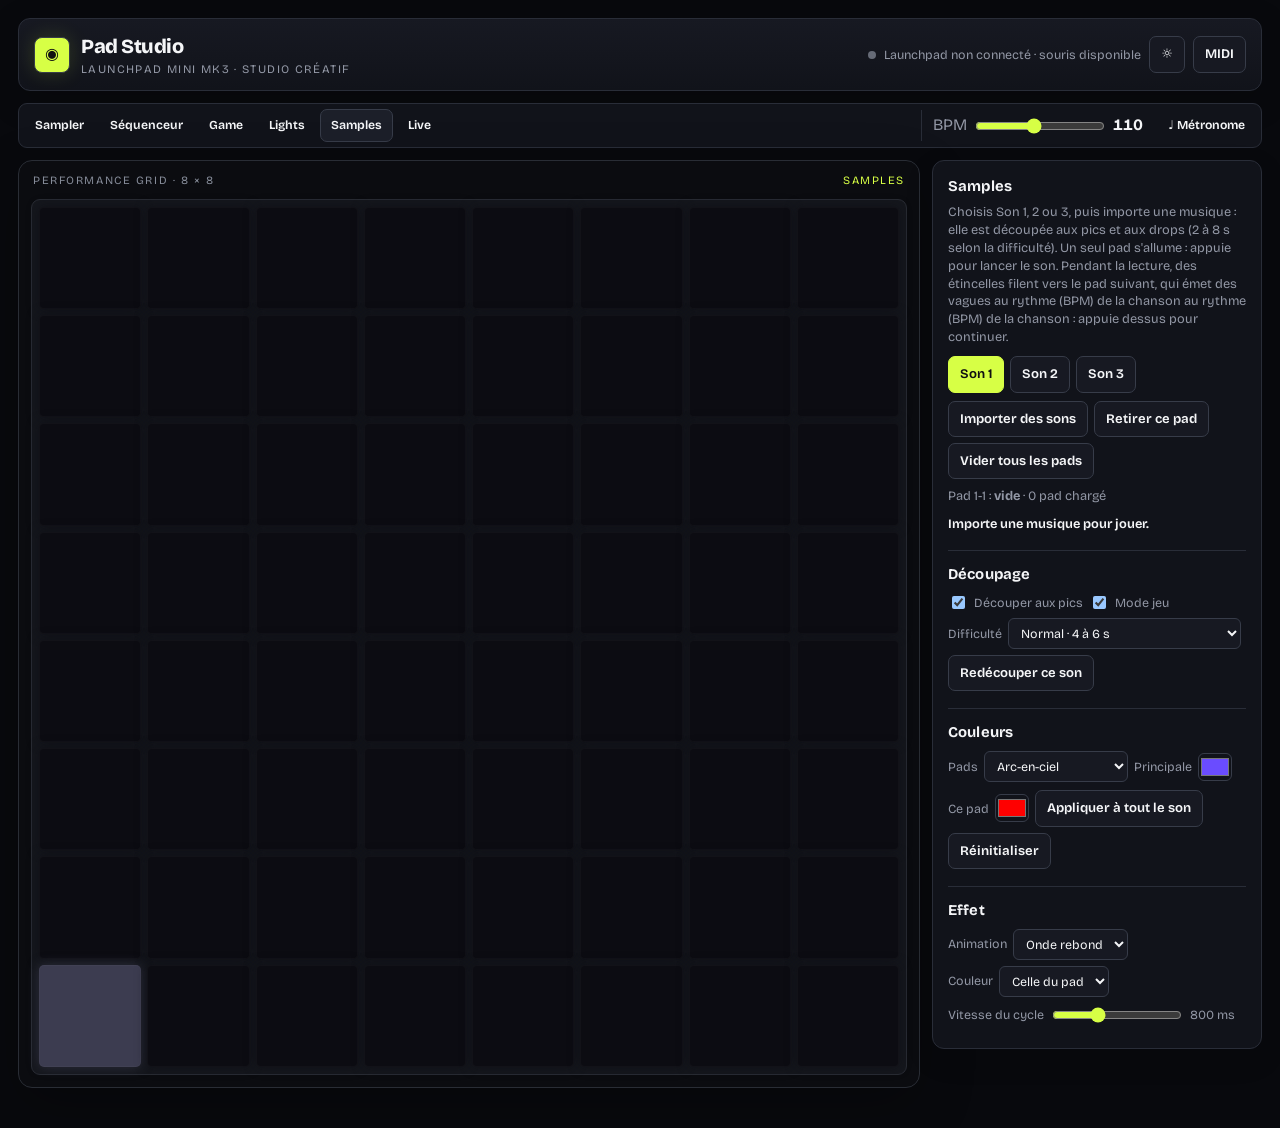
<file: index.html>
<!DOCTYPE html>
<html lang="fr">
<head>
<meta charset="utf-8">
<meta name="viewport" content="width=device-width, initial-scale=1, viewport-fit=cover">
<title>Pad Studio · Launchpad Mini MK3</title>
<meta name="color-scheme" content="light dark">
<link rel="preconnect" href="https://fonts.googleapis.com">
<link rel="preconnect" href="https://fonts.gstatic.com" crossorigin>
<link href="https://fonts.googleapis.com/css2?family=Bricolage+Grotesque:wght@400;600;800&display=swap" rel="stylesheet">
<style>
:root{
 --bg:#08090d;--surface:#11131a;--surface2:#171922;--surface3:#1c1f29;
 --ink:#f4f5f7;--mute:#9297a5;--line:#292d38;--line2:#373c49;
 --accent:#d7ff45;--accent2:#a9d81e;--blue:#58b7ff;--red:#ff526d;
 --pad:#242833;--pad2:#303541;--good:#58e3a5;--off:#2a2e39;
 color-scheme:dark;box-sizing:border-box;padding-top:env(safe-area-inset-top,0px);padding-bottom:env(safe-area-inset-bottom,0px)
}
:root[data-theme="light"]{
 --bg:#eceef2;--surface:#fff;--surface2:#f5f6f8;--surface3:#eef0f4;
 --ink:#17191f;--mute:#666b77;--line:#dfe2e8;--line2:#cdd1da;
 --accent:#79a900;--accent2:#5e8500;--blue:#147dcc;--red:#db3653;
 --pad:#d8dce4;--pad2:#cbd0da;--good:#159b68;--off:#e4e7ed;color-scheme:light
}
*,*::before,*::after{box-sizing:inherit}
body{
 margin:0;min-height:100vh;background:var(--bg);color:var(--ink);
 font-family:"Bricolage Grotesque",system-ui,sans-serif;line-height:1.4
}
button,input,select{font:inherit}
.page{max-width:1280px;margin:auto;padding:18px 18px 40px}
header{
 display:grid;grid-template-columns:1fr auto;gap:18px;align-items:center;
 margin-bottom:12px;padding:13px 15px;border:1px solid var(--line);border-radius:12px;
 background:linear-gradient(180deg,var(--surface2),var(--surface));box-shadow:0 10px 35px rgba(0,0,0,.18)
}
.brand{display:flex;align-items:center;gap:11px;min-width:0}
.brandmark{
 width:36px;height:36px;border:1px solid var(--line2);border-radius:8px;display:grid;place-items:center;
 color:#111;background:var(--accent);font-weight:900;box-shadow:0 0 20px rgba(215,255,69,.15)
}
h1{font-size:1.25rem;font-weight:800;letter-spacing:-.025em;margin:0}
.subtitle{color:var(--mute);font-size:.72rem;text-transform:uppercase;letter-spacing:.12em;margin-top:1px}
.conn{display:flex;align-items:center;gap:8px;color:var(--mute);font-size:.78rem}
.statusText{max-width:300px}
.dot{width:8px;height:8px;border-radius:50%;background:#666b77;flex:none}
.dot.ok{background:var(--good);box-shadow:0 0 8px var(--good)}
.b{
 border:1px solid var(--line2);background:var(--surface2);color:var(--ink);padding:8px 11px;
 border-radius:7px;cursor:pointer;font-weight:650;font-size:.82rem;transition:.15s ease
}
.b:hover{border-color:var(--accent);background:var(--surface3)}
.b:focus-visible,.pad:focus-visible{outline:2px solid var(--accent);outline-offset:2px}
.b.on{background:var(--accent);border-color:var(--accent);color:#111;box-shadow:none}
.b:active{transform:scale(.97)}
.b:disabled{opacity:.4;cursor:not-allowed}
.b.hit{border-color:var(--accent)!important;box-shadow:0 0 10px var(--accent)}
.tabs{
 display:flex;align-items:center;gap:4px;margin-bottom:12px;padding:5px;
 background:var(--surface);border:1px solid var(--line);border-radius:9px
}
.tabs>.b{border-color:transparent;background:transparent;padding:7px 10px;font-size:.76rem}
.tabs>.b.on{background:var(--surface3);color:var(--ink);border-color:var(--line2)}
.tempo{
 display:flex!important;align-items:center;gap:8px;margin:0 2px 0 auto!important;
 padding:4px 8px 4px 11px!important;border-left:1px solid var(--line);color:var(--mute)!important
}
.tempo input{width:120px}
.tempo strong{font-variant-numeric:tabular-nums;color:var(--ink);min-width:28px}
.instrument{
 display:grid;grid-template-columns:minmax(0,1fr) 330px;gap:12px;align-items:start
}
.deck{
 background:#0b0c10;border:1px solid #292d35;border-radius:14px;padding:12px;
 box-shadow:0 18px 55px rgba(0,0,0,.24)
}
.deckHead{
 display:flex;align-items:center;justify-content:space-between;gap:10px;margin:0 2px 10px;
 color:#858b98;font-size:.7rem;text-transform:uppercase;letter-spacing:.14em
}
.deckHead span:last-child{color:var(--accent);font-variant-numeric:tabular-nums}
.grid{
 display:grid;grid-template-columns:repeat(8,1fr);gap:6px;padding:7px;
 background:#15171d;border:1px solid #292c34;border-radius:9px;aspect-ratio:1;
 touch-action:none;user-select:none
}
.pad{
 min-width:0;border:1px solid rgba(255,255,255,.025);border-radius:5px;
 background:linear-gradient(145deg,var(--pad2),var(--pad));padding:0;cursor:pointer;
 transition:transform .07s,filter .1s,box-shadow .1s
}
.pad:active{transform:scale(.93)}
@media (hover:hover){.pad:hover{filter:brightness(1.2);box-shadow:inset 0 0 0 1px rgba(255,255,255,.07)}}
.side{
 display:flex;flex-direction:column;gap:12px;min-width:0
}
.card{
 background:var(--surface);border:1px solid var(--line);border-radius:12px;padding:15px;
 box-shadow:0 10px 30px rgba(0,0,0,.10)
}
.card h2{font-size:.93rem;margin:0 0 6px;letter-spacing:.01em}
.card p{margin:0 0 10px;color:var(--mute);font-size:.8rem;max-width:60ch}
.card h2:not(:first-child){margin-top:17px;padding-top:13px;border-top:1px solid var(--line)}
.row{display:flex;flex-wrap:wrap;gap:6px;align-items:center;margin:8px 0}
.row label{display:inline-flex;align-items:center;gap:6px;color:var(--mute);font-size:.78rem}
input[type=range]{accent-color:var(--accent);width:130px}
select,input[type=number]{
 background:var(--surface2);border:1px solid var(--line2);color:var(--ink);
 padding:6px 8px;border-radius:6px;font-size:.78rem
}
input[type=color]{width:34px;height:28px;border:1px solid var(--line2);border-radius:6px;padding:0;background:none}
.sw{width:27px;height:27px;border-radius:50%;border:1px solid var(--line2);padding:0;cursor:pointer}
.sw.on{outline:2px solid var(--accent);outline-offset:2px}
.big{font-size:1.35rem;font-weight:800}
.lst{display:flex;gap:2px;margin-top:6px}.lst i{flex:1;height:7px;border-radius:2px;background:var(--line)}.lst i:nth-child(4n+1){height:11px}.lst i.on{background:var(--accent)}
.b.rec.on{background:var(--red);border-color:var(--red);color:#fff}
@media (max-width:900px){.instrument{grid-template-columns:1fr}.side{order:2}}
@media (max-width:650px){
 .page{padding:9px 8px 28px}
 header{grid-template-columns:1fr;padding:11px;border-radius:10px}
 .conn{justify-content:space-between}.statusText{max-width:none}
 .tabs{overflow:auto;flex-wrap:nowrap}.tabs>.b{white-space:nowrap}
 .tempo{min-width:205px}
 .deck{padding:8px;border-radius:11px}.grid{gap:4px;padding:5px}
 .pad{border-radius:4px}.card{padding:13px}
}
@media (prefers-reduced-motion:reduce){.pad,.b{transition:none}.pad:active,.b:active{transform:none}}
</style>
</head>
<body>
<div class="page">
<header>
  <div class="brand">
    <div class="brandmark">◉</div>
    <div><h1>Pad Studio</h1><div class="subtitle">Launchpad Mini MK3 · studio créatif</div></div>
  </div>
  <div class="conn">
    <span class="dot" id="dot"></span><span class="statusText" id="st" role="status">Launchpad non connecté · souris disponible</span>
    <button class="b" id="theme" title="Changer le thème">☼</button><button class="b" id="cn">MIDI</button>
  </div>
</header>
<div class="tabs" id="tabs">
  <button class="b" data-m="0">Sampler</button>
  <button class="b" data-m="1">Séquenceur</button>
  <button class="b" data-m="2">Game</button>
  <button class="b" data-m="3">Lights</button>
  <button class="b" data-m="4">Samples</button>
  <button class="b" data-m="5">Live</button>
  <label class="row tempo">BPM <input type="range" id="bp" min="70" max="160" value="110" aria-label="Tempo"> <strong id="bl">110</strong></label>
  <button class="b" id="met" aria-pressed="false" title="Métronome">♩ Métronome</button>
</div>
<div class="instrument">
  <section class="deck" aria-label="Surface de jeu">
    <div class="deckHead"><span>Performance grid · 8 × 8</span><span id="gridMode">SAMPLER</span></div>
    <div class="grid" id="g"></div>
  </section>
  <aside class="side">
    <div class="card" id="panel"></div>
  </aside>
</div>
</div>
<script>
const $=s=>document.querySelector(s);
let AC,out=null,mode=0,bpm=110,ck=null,nb;
const frame=Array.from({length:64},()=>[0,0,0]),fl={};
function hsl(h,s,l){const a=s*Math.min(l,1-l),f=n=>{const k=(n+h/30)%12;return Math.round(255*(l-a*Math.max(-1,Math.min(k-3,9-k,1))))};return[f(0),f(8),f(4)]}
/* ---------- audio ---------- */
let MB,DC,FX,FC;
function ac(){if(!AC){AC=new(window.AudioContext||window.webkitAudioContext)();const c=AC.createDynamicsCompressor(),g=AC.createGain();g.gain.value=.85;c.connect(g);g.connect(AC.destination);MB=c;const rv=AC.createConvolver(),n=AC.sampleRate*2.4|0,ib=AC.createBuffer(2,n,AC.sampleRate),rg=AC.createGain(),dl=AC.createDelay(1),fb=AC.createGain(),lf=AC.createBiquadFilter();
for(let h=0;h<2;h++){const d=ib.getChannelData(h);for(let i=0;i<n;i++)d[i]=(Math.random()*2-1)*Math.pow(1-i/n,2.5)}
rv.buffer=ib;rg.gain.value=.5;dl.delayTime.value=.36;fb.gain.value=.38;lf.type='lowpass';lf.frequency.value=2200;
FX=AC.createGain();FX.connect(rv);rv.connect(rg);rg.connect(c);FX.connect(dl);dl.connect(lf);lf.connect(fb);fb.connect(dl);lf.connect(c)}if(AC.state!=='running')AC.resume();return AC}
const dec=raw=>(DC||(DC=new(window.OfflineAudioContext||window.webkitOfflineAudioContext)(1,1,44100))).decodeAudioData(raw);
function timer(fn,ms){let w,i;const fb=()=>{i=setInterval(fn,ms)};try{w=new Worker(URL.createObjectURL(new Blob([`setInterval(()=>postMessage(0),${ms})`])));w.onmessage=fn;w.onerror=()=>{w.terminate();w=null;fb()}}catch(e){fb()}return{stop:()=>{w&&w.terminate();clearInterval(i)}}}
function env(p,t,a,d,v){p.setValueAtTime(.0001,t);p.exponentialRampToValueAtTime(v,t+a);p.exponentialRampToValueAtTime(.0001,t+a+d)}
function tone(f,t,d,type,v,f2){const o=AC.createOscillator(),g=AC.createGain();o.type=type;o.frequency.setValueAtTime(f,t);if(f2)o.frequency.exponentialRampToValueAtTime(f2,t+d);env(g.gain,t,.004,d,v);o.connect(g);g.connect(MB);o.start(t);o.stop(t+d+.05);return g}
function noise(t,d,hp,v){const s=AC.createBufferSource();if(!nb){nb=AC.createBuffer(1,AC.sampleRate,AC.sampleRate);const a=nb.getChannelData(0);for(let i=0;i<a.length;i++)a[i]=Math.random()*2-1}s.buffer=nb;const f=AC.createBiquadFilter();f.type='highpass';f.frequency.value=hp;const g=AC.createGain();env(g.gain,t,.002,d,v);s.connect(f);f.connect(g);g.connect(MB);s.start(t,Math.random()*.6);s.stop(t+d+.05);return g}
function drum(k,t=AC.currentTime,p=1){[
()=>tone(150*p,t,.4,'sine',.9,40),
()=>{noise(t,.18,1500,.5);tone(190*p,t,.12,'triangle',.4,120)},
()=>noise(t,.05,7000*p,.3),
()=>{[0,.012,.024].forEach(o=>noise(t+o,.05,1200,.35));noise(t+.03,.15,1200,.3)},
()=>tone(220*p,t,.3,'sine',.7,90),
()=>tone(800*p,t,.04,'square',.2),
()=>{tone(540*p,t,.2,'square',.15);tone(800*p,t,.2,'square',.15)},
()=>noise(t,.3,6000*p,.25)][k]()}
const SC=[0,2,4,7,9],nf=n=>130.8*Math.pow(2,(12*Math.floor(n/5)+SC[n%5])/12);
function lead(n,t=AC.currentTime,d=.5){tone(nf(n),t,d,'triangle',.35);tone(nf(n)*2.005,t,d*.6,'sine',.1)}
function later(t,fn){setTimeout(fn,Math.max(0,(t-AC.currentTime)*1000))}
function clockStart(onStep){clockStop();ac();let n=0,t=AC.currentTime+.05;ck=timer(()=>{if(t<AC.currentTime-.2)t=AC.currentTime+.05;while(t<AC.currentTime+.12){onStep(n++,t);t+=60/bpm/2}},25)}
function clockStop(){ck&&ck.stop();ck=null}
let met=null,mn=0,mt=0;
function metStart(t0,n0){met&&met.stop();ac();mt=t0||AC.currentTime+.06;mn=n0||0;
met=timer(()=>{if(mt<AC.currentTime-.2)mt=AC.currentTime+.05;
while(mt<AC.currentTime+.12){const acc=(((mn%4)+4)%4)===0,t=mt;tone(acc?1600:1000,t,.035,'square',acc?.09:.055);
later(t,()=>{const b=$('#met');if(b){b.classList.add('hit');setTimeout(()=>b.classList.remove('hit'),90)}});mt+=60/bpm;mn++}},25)}
function metStop(){met&&met.stop();met=null}
/* ---------- sons du sampler : batterie, basse fuzz, synthé psyché, claviers ---------- */
const PM=[0,3,5,7,10],PN=(n,b)=>b*Math.pow(2,(12*Math.floor(n/5)+PM[n%5])/12);
function wet(g,a){const w=AC.createGain();w.gain.value=a;g.connect(w);w.connect(FX)}
function fuzz(){if(!FC){FC=new Float32Array(512);for(let i=0;i<512;i++)FC[i]=Math.tanh((i/255.5-1)*5)}const w=AC.createWaveShaper();w.curve=FC;return w}
function kit(k,t=AC.currentTime){[
()=>{tone(140,t,.32,'sine',1,42);noise(t,.012,3000,.35)},
()=>{wet(noise(t,.2,1800,.55),.35);wet(tone(190,t,.14,'triangle',.45,130),.25)},
()=>noise(t,.045,8000,.28),
()=>noise(t,.4,6500,.25),
()=>{[0,.011,.022].forEach(o=>noise(t+o,.04,1300,.3));wet(noise(t+.03,.2,1300,.35),.55)},
()=>wet(tone(130,t,.5,'sine',.85,62),.3),
()=>wet(tone(200,t,.4,'sine',.8,105),.3),
()=>{tone(1700,t,.03,'square',.18);noise(t,.04,2500,.3)},
()=>{noise(t,.05,9000,.22);noise(t+.03,.18,9000,.2)},
()=>noise(t,.09,5000,.14),
()=>{tone(560,t,.28,'square',.14);tone(845,t,.28,'square',.14)},
()=>wet(noise(t,1.3,5000,.28),.5),
()=>tone(90,t,.9,'sine',.95,34),
()=>noise(t,.12,3000,.18),
()=>wet(tone(340,t,.22,'sine',.6,250),.3),
()=>wet(tone(1200,t,.18,'sawtooth',.14,180),.4)][k]()}
function bass(n,t=AC.currentTime,d=.5){const f=PN(n,41.2),o=AC.createOscillator(),o2=AC.createOscillator(),w=fuzz(),lp=AC.createBiquadFilter(),g=AC.createGain();
o.type='sawtooth';o2.type='square';o.frequency.value=f;o2.frequency.value=f/2;o.detune.value=-6;lp.type='lowpass';lp.frequency.setValueAtTime(1400,t);lp.frequency.exponentialRampToValueAtTime(350,t+d);
env(g.gain,t,.01,d,.35);o.connect(w);o2.connect(w);w.connect(lp);lp.connect(g);g.connect(MB);[o,o2].forEach(x=>{x.start(t);x.stop(t+d+.1)})}
function psy(n,t=AC.currentTime,d=1){const f=PN(n,130.8),g=AC.createGain(),lp=AC.createBiquadFilter(),l=AC.createOscillator(),lg=AC.createGain();
lp.type='lowpass';lp.frequency.setValueAtTime(3200,t);lp.frequency.exponentialRampToValueAtTime(900,t+d);l.frequency.value=.7;lg.gain.value=700;l.connect(lg);let nd=lp;
for(let k=0;k<3;k++){const a=AC.createBiquadFilter();a.type='allpass';a.frequency.value=1000+k*400;lg.connect(a.frequency);nd.connect(a);nd=a}
[-9,0,9].forEach(dt=>{const o=AC.createOscillator();o.type='sawtooth';o.frequency.value=f;o.detune.value=dt;o.connect(lp);o.start(t);o.stop(t+d+.3)});
l.start(t);l.stop(t+d+.3);env(g.gain,t,.03,d,.12);lp.connect(g);nd.connect(g);g.connect(MB);wet(g,.45)}
function keys(n,t=AC.currentTime,d=1.3){const f=PN(n,261.6);wet(tone(f,t,d,'sine',.28),.5);tone(f*1.004,t,d,'sine',.14);tone(f*2,t,d*.5,'sine',.09);tone(f*4.01,t,.15,'sine',.05)}
/* ---------- sampler ---------- */
const SA={
panel:()=>`<h2>Performance</h2><p>Les pads jouent directement les couches de l'instrument. Les deux premières rangées sont percussives, puis viennent basse, synthé et claviers.</p><div class="row"><span style="font-size:.72rem;color:var(--mute);letter-spacing:.08em;text-transform:uppercase">Live instrument</span><span style="font-size:.72rem;color:var(--accent)">● Ready</span></div>${lpBar()}`,
draw(){for(let r=0;r<8;r++)for(let c=0;c<8;c++){const i=r*8+c;frame[i]=fl[i]?[255,255,255]:r<2?hsl(c*45,1,.3):r<4?hsl(15+c*6,.95,.32):r<6?hsl(265+c*10,.9,.35):hsl(175+c*8,.85,.32)}},
press(r,c,d){if(!d)return;ac();const i=r*8+c;hit(i);lpRec(0,i);fl[i]=1;render();setTimeout(()=>{delete fl[i];render()},130)}};
/* ---------- séquenceur ---------- */
const st=Array.from({length:8},()=>Array(8).fill(0));let ph=-1;
function inst(r,t){r<5?drum(r,t):r==5?tone(55,t,.3,'square',.22,50):lead(r==6?5:9,t,.25)}
const SEQ={
panel:()=>`<h2>Séquenceur</h2><p>8 pas, 8 sons de bas en haut : kick, caisse claire, charley, clap, tom, basse, deux notes. Appuie sur un pad pour l'activer.</p><div class="row"><button class="b ${ck?'on':''}" data-act="play">${ck?'Arrêter':'Lecture'}</button><button class="b" data-act="clear">Tout effacer</button></div>`,
draw(){for(let r=0;r<8;r++)for(let c=0;c<8;c++){const on=st[r][c],h=r*45,hot=c===ph;frame[r*8+c]=on?(hot?[255,255,255]:hsl(h,1,.5)):hot?[70,70,80]:hsl(h,.6,.1)}},
press(r,c,d){if(d){st[r][c]^=1;render()}},
step(s,t){const c=s%8;for(let r=0;r<8;r++)if(st[r][c])inst(r,t);later(t,()=>{if(ck){ph=c;render()}})},
leave(){ph=-1}};
/* ---------- jeu (Simon) ---------- */
let sq=[],gi=0,gp='idle',lit=-1,tok=0,best=0;
const QC=[120,0,50,220],QF=[262,330,392,523],qOf=(r,c)=>(r>3?0:2)+(c>3?1:0),sleep=ms=>new Promise(r=>setTimeout(r,ms));
function info(){const e=$('#gi');if(!e)return;e.textContent={idle:'Appuie sur un pad pour commencer.',show:'Regarde la séquence…',input:`À toi ! ${gi}/${sq.length}`,over:`Raté ! Score : ${sq.length-1}. Appuie sur un pad pour rejouer.`}[gp]}
async function flashQ(q,ms){lit=q;tone(QF[q],AC.currentTime,ms/1000,'triangle',.4);render();await sleep(ms);lit=-1;render()}
async function next(){const k=++tok;gp='show';sq.push(Math.random()*4|0);info();await sleep(500);for(const q of sq){if(k!==tok)return;await flashQ(q,Math.max(220,500-sq.length*20));await sleep(130)}if(k===tok){gp='input';gi=0;info()}}
const GAME={
panel:()=>`<h2>Simon</h2><p>Les quatre coins du Launchpad s'allument. Répète la séquence, elle s'allonge à chaque tour.</p><div class="big" id="gi"></div><p id="gb"></p>`,
draw(){for(let r=0;r<8;r++)for(let c=0;c<8;c++){const q=qOf(r,c);frame[r*8+c]=gp==='over'?hsl(0,1,.15):hsl(QC[q],1,lit===q?.6:.2)}const b=$('#gb');if(b)b.textContent=best?`Meilleur score : ${best}`:'';info()},
press(r,c,d){if(!d)return;ac();if(gp==='idle'||gp==='over'){sq=[];next();return}if(gp!=='input')return;const q=qOf(r,c);flashQ(q,200);if(q===sq[gi]){if(++gi===sq.length){gp='show';const k=tok;setTimeout(()=>{if(k===tok)next()},600)}else info()}else{best=Math.max(best,sq.length-1);gp='over';tone(100,AC.currentTime,.6,'sawtooth',.4,50);render()}},
leave(){tok++;gp='idle';sq=[];lit=-1}};
/* ---------- lumières ---------- */
const PAL=[null,[255,40,90],[255,150,20],[250,230,40],[40,230,110],[30,200,255],[110,90,255],[255,255,255]];
let fr=[new Array(64).fill(0)],cf=0,cc=1,anim=-1,muse=true,dv=1;
const LI={
panel:()=>`<h2>Éditeur de lumières</h2><p>Choisis une couleur, dessine sur les pads (glisse pour peindre), ajoute des images et lance l'animation avec la musique.</p>
<div class="row">${PAL.map((c,i)=>`<button class="sw ${cc===i?'on':''}" data-act="col" data-v="${i}" aria-label="${i?'Couleur '+i:'Gomme'}" aria-pressed="${cc===i}" style="background:${c?`rgb(${c})`:'var(--off)'}"></button>`).join('')}</div>
<div class="row">${fr.map((_,i)=>`<button class="b ${cf===i?'on':''}" data-act="fr" data-v="${i}">${i+1}</button>`).join('')}</div>
<div class="row"><button class="b" data-act="add">Nouvelle image</button><button class="b" data-act="dup">Dupliquer</button><button class="b" data-act="del">Supprimer</button><button class="b" data-act="wipe">Vider</button></div>
<div class="row"><button class="b ${ck?'on':''}" data-act="play">${ck?'Arrêter':'Lecture'}</button><label><input type="checkbox" data-act="mus" ${muse?'checked':''}> Musique</label></div>`,
draw(){const f=fr[anim>=0?anim:cf];for(let i=0;i<64;i++)frame[i]=PAL[f[i]]||[0,0,0]},
press(r,c,d){if(!d||ck)return;const i=r*8+c;dv=fr[cf][i]===cc?0:cc;fr[cf][i]=dv;render()},
drag(r,c){if(!ck){fr[cf][r*8+c]=dv;render()}},
step(s,t){if(muse){if(s%4==0)drum(0,t);if(s%4==2)drum(1,t);if(s%2)drum(2,t);if(s%8==0)tone(55,t,.4,'square',.2,50)}later(t,()=>{if(ck){anim=s%fr.length;render()}})},
leave(){anim=-1}};
/* ---------- mes sons ---------- */
const BK=[0,1,2].map(()=>Array(64).fill(null));let smp=BK[0],bank=0;const K=i=>bank*64+i;
let sel=0,fxs=[],imsg='';
const CF={split:true,segLen:5,game:true,diff:1,ld:1,off:0,colMode:'auto',main:[106,76,255],fxk:0,fxCol:'pad',fxDur:800};
try{Object.assign(CF,JSON.parse(localStorage.getItem('padcfg')||'{}'))}catch(e){}
CF.segLen=Math.min(8,Math.max(2,+CF.segLen||5));if(!(CF.fxk>=0&&CF.fxk<=4))CF.fxk=0;CF.diff=[0,1,2].includes(+CF.diff)?+CF.diff:1;CF.ld=[0,1,2].includes(+CF.ld)?+CF.ld:1;CF.off=Math.max(-150,Math.min(150,+CF.off||0));
const saveCf=()=>{try{localStorage.setItem('padcfg',JSON.stringify(CF))}catch(e){}};
const h2r=h=>[1,3,5].map(i=>parseInt(h.slice(i,i+2),16)),r2h=c=>'#'+c.map(v=>Math.round(v).toString(16).padStart(2,'0')).join('');
const sc=(c,k)=>c.map(v=>Math.min(255,v*k));
const base=i=>{const s=smp[i];return(s&&s.col)||(CF.colMode==='main'?CF.main:hsl(i*37%360,1,.5))};
const esc=s=>s.replace(/[&<>"]/g,c=>'&#'+c.charCodeAt(0)+';');
const fmt=x=>(Math.round(x*10)/10)+' s';
const req=r=>new Promise((ok,ko)=>{r.onsuccess=()=>ok(r.result);r.onerror=ko});
let DB;const idb=()=>DB||(DB=new Promise((ok,ko)=>{const r=indexedDB.open('padstudio',1);r.onupgradeneeded=()=>r.result.createObjectStore('s');r.onsuccess=()=>ok(r.result);r.onerror=()=>{DB=null;ko(r.error)}}));
async function dbPut(k,v){try{const d=await idb(),s=d.transaction('s','readwrite').objectStore('s');v?s.put(v,k):s.delete(k)}catch(e){}}
const rawKey=g=>'raw:'+g;
const metaOf=s=>({name:s.name,bn:s.bn,gid:s.gid,start:s.start,dur:s.dur,col:s.col,pk:s.pk,bpm:s.bpm,ph:s.ph}),meta=i=>metaOf(smp[i]);
function release(i){const g=smp[i]&&smp[i].gid;smp[i]=null;GS={};dbPut(K(i),null);if(g&&!BK.some(b=>b.some(s=>s&&s.gid===g)))dbPut(rawKey(g),null)}
async function dbLoad(){try{const d=await idb(),s=d.transaction('s').objectStore('s'),[ks,vs]=await Promise.all([req(s.getAllKeys()),req(s.getAll())]),bases={};
for(let n=0;n<ks.length;n++)if(typeof ks[n]==='string'){try{bases[ks[n].slice(4)]=await dec(vs[n].raw.slice(0))}catch(e){}}
for(let n=0;n<ks.length;n++){if(typeof ks[n]!=='number')continue;const v=vs[n],k=ks[n],T=BK[k>>6],j=k&63;if(!T)continue;try{
if(v.gid){if(bases[v.gid])T[j]={name:v.name,bn:v.bn||v.name,gid:v.gid,start:v.start,dur:v.dur,col:v.col,pk:v.pk,bpm:v.bpm,ph:v.ph,buf:bases[v.gid]}}
else{const gid='o'+k;T[j]={name:v.name,bn:v.name,gid,buf:await dec(v.raw.slice(0))};dbPut(rawKey(gid),{raw:v.raw});dbPut(k,metaOf(T[j]))}}catch(e){}}
setPanel();render()}catch(e){}}
const freeFrom=i=>{while(i<64&&smp[i])i++;return i};
function analyze(buf){if(buf._an)return buf._an;const H=Math.max(32,Math.floor(buf.sampleRate*.01)),N=Math.floor(buf.length/H),e=new Float32Array(N),o=new Float32Array(N),C=buf.numberOfChannels;
for(let c=0;c<C;c++){const d=buf.getChannelData(c);for(let n=0;n<N;n++){let a=0;const b=n*H;for(let k=b;k<b+H;k+=4)a+=d[k]*d[k];e[n]+=a/(H/4)}}
for(let n=0;n<N;n++)e[n]=Math.sqrt(e[n]/C);
let mx=0,sum=0;for(let n=1;n<N;n++){let m=0,c=0;for(let k=Math.max(0,n-50);k<n;k+=5){m+=e[k];c++}o[n]=Math.max(0,e[n]-m/c);mx=Math.max(mx,o[n]);sum+=o[n]}
const mean=sum/Math.max(1,N),ev=[];
for(let n=2;n<N-2;n++)if(o[n]>=o[n-1]&&o[n]>=o[n+1]&&o[n]>mean*2.2&&o[n]>mx*.12){const t=n*.01,w=o[n]/mx,l=ev[ev.length-1];if(l&&t-l.t<.4){if(w>l.w)ev[ev.length-1]={t,w}}else ev.push({t,w})}
let bpm=0,ph=0;
if(N>400&&mx>0){const lo=Math.floor(6000/185),hi=Math.ceil(6000/75),ac2=new Float32Array(hi*2+2);
for(let l=lo;l<=hi*2;l++){let a=0;for(let n=0;n+l<N;n++)a+=o[n]*o[n+l];ac2[l]=a/(N-l)}
let bl=lo,bv=-1;for(let l=lo;l<=hi;l++){const v=ac2[l]+.5*ac2[2*l];if(v>bv){bv=v;bl=l}}
const a0=ac2[bl-1],a1=ac2[bl],a2=ac2[bl+1],dn=a0-2*a1+a2,lf=bl+(dn?Math.max(-1,Math.min(1,.5*(a0-a2)/dn)):0);
bpm=6000/lf;while(bpm<80)bpm*=2;while(bpm>160)bpm/=2;
const T=6000/bpm;let bs=-1;for(let f=0;f<T;f+=.5){let a=0;for(let x=f;x<N;x+=T)a+=o[Math.round(x)]||0;if(a>bs){bs=a;ph=f*.01}}
bpm=Math.round(bpm*10)/10}
let em=0;for(let n=0;n<N;n++)em+=e[n];return buf._an={ev,bpm,ph,env:e,mean:em/Math.max(1,N)}}
function plan(buf){const[mn,mxl]=[[6,8],[4,6],[2,4]][CF.diff],an=analyze(buf),ev=an.ev,dur=buf.duration,sg=[];let pos=0;
while(dur-pos>mxl+.01){const c=ev.filter(e=>e.t>=pos+mn&&e.t<=pos+mxl);let cut;
if(c.length){let r=Math.random()*c.reduce((a,e)=>a+e.w,0);cut=c[c.length-1].t;for(const e of c){r-=e.w;if(r<=0){cut=e.t;break}}cut-=.03}
else cut=pos+mn+Math.random()*(mxl-mn);
sg.push({start:pos,dur:cut-pos});pos=cut}
sg.push({start:pos,dur:dur-pos});
for(const g of sg){g.bpm=an.bpm;g.ph=an.ph;g.pk=ev.filter(e=>e.w>.3&&e.t>g.start+.2&&e.t<g.start+g.dur-.1).map(e=>[+(e.t-g.start).toFixed(2),+e.w.toFixed(2)])}
return sg}
function far(prev){const fr=[];for(let q=0;q<64;q++)if(!smp[q])fr.push(q);if(!fr.length)return-1;
const D=q=>Math.max(Math.abs((q>>3)-(prev>>3)),Math.abs((q&7)-(prev&7))),ok=fr.filter(q=>D(q)>=3);
if(ok.length)return ok[Math.random()*ok.length|0];const m=Math.max(...fr.map(D)),b=fr.filter(q=>D(q)===m);return b[Math.random()*b.length|0]}
function layout(buf,gid,bn,pos){const sg=CF.split?plan(buf):[{start:0,dur:buf.duration,pk:[],bpm:analyze(buf).bpm,ph:analyze(buf).ph}],n=sg.length;let last=pos,cut=0;GS={};
for(let k=0;k<n;k++){const p=k?far(last):pos;if(p<0||p>63){cut=n-k;break}if(smp[p])release(p);
smp[p]=n>1?{name:bn+' '+(k+1),bn,gid,buf,start:sg[k].start,dur:sg[k].dur,pk:sg[k].pk,bpm:sg[k].bpm,ph:sg[k].ph}:{name:bn,bn,gid,buf,bpm:sg[k].bpm,ph:sg[k].ph};dbPut(K(p),meta(p));last=p}
return{last,cut}}
async function importFiles(fs,start){gclear();imsg='';let pos=freeFrom(start),bad=0,cut=0,n=0;if(pos>63)pos=freeFrom(0);
for(const f of fs){if(!/^audio/.test(f.type)&&!/\.(wav|mp3|ogg|m4a|flac|aac)$/i.test(f.name))continue;
try{const raw=await f.arrayBuffer(),buf=await dec(raw.slice(0));if(pos>63){cut++;continue}
const gid=Date.now().toString(36)+Math.random().toString(36).slice(2,5),r=layout(buf,gid,f.name.replace(/\.[^.]+$/,''),pos);
if(smp.some(s=>s&&s.gid===gid))dbPut(rawKey(gid),{raw});cut+=r.cut;pos=freeFrom(r.last+1);n++}
catch(e){bad++;imsg='Impossible de lire '+f.name}}
if(cut)imsg=cut+' morceau(x) sans place : la grille ne compte que 64 pads.';else if(n&&!bad)imsg=n+' son'+(n>1?'s':'')+' importé'+(n>1?'s':'')+'.';
setPanel();render()}
function resplit(){const s=smp[sel];if(!s)return;const g=s.gid,idx=smp.map((p,i)=>p&&p.gid===g?i:-1).filter(i=>i>=0);
idx.forEach(i=>{smp[i]=null;dbPut(K(i),null)});const r=layout(s.buf,g,s.bn,idx[0]);
if(r.cut)imsg=r.cut+' morceau(x) sans place.';setPanel();render()}
function play(i,t=AC.currentTime){const s=smp[i];if(!s)return;const o=AC.createBufferSource(),g=AC.createGain(),d=s.dur||s.buf.duration-(s.start||0);
o.buffer=s.buf;g.gain.setValueAtTime(1,t+Math.max(0,d-.03));g.gain.linearRampToValueAtTime(0,t+d);o.connect(g);g.connect(MB);o.start(t,s.start||0,d)}
function padInfo(){const s=smp[sel],n=smp.filter(Boolean).length;return`Pad ${Math.floor(sel/8)+1}-${sel%8+1} : <b>${s?esc(s.name):'vide'}</b>${s&&s.dur?' · de '+fmt(s.start)+' à '+fmt(s.start+s.dur):''} · ${n} pad${n>1?'s':''} chargé${n>1?'s':''}`}
function myInfo(){const e=$('#pi');if(e)e.innerHTML=padInfo();const c=$('[data-cfg=padcol]');if(c)c.value=r2h(base(sel))}
let GS={},gt=[],gmm='',gmu=0,GP=null,sp=[],lastB=-1,bcol=[255,255,255],hitT=0,pkT=0,pkS=0;
const gids=()=>[...new Set(smp.filter(Boolean).map(s=>s.gid))];
const grp=g=>smp.map((s,i)=>s&&s.gid===g?i:-1).filter(i=>i>=0).sort((a,b)=>(smp[a].start||0)-(smp[b].start||0));
const gs=g=>GS[g]||(GS[g]={n:0,st:'wait',tw:performance.now()});
function gmsg(t,ms=2500){gmm=t;gmu=performance.now()+ms}
function gclear(){gt.forEach(clearTimeout);gt=[];GS={};GP=null;sp=[]}
function gstat(){const g=(smp[sel]&&smp[sel].gid)||gids()[0];if(!g)return'Importe une musique pour jouer.';const q=gs(g),n=grp(g).length;return q.st==='play'?`Partie ${q.n+1}/${n} en cours…`:`Appuie sur le pad allumé · partie ${q.n+1}/${n}`}
function ad(i,c,a){const f=frame[i];frame[i]=[Math.max(f[0],c[0]*a),Math.max(f[1],c[1]*a),Math.max(f[2],c[2]*a)]}
const gau=(d,w)=>Math.exp(-d*d/(2*w*w));
function ring(ix,rd,a,col,w=.6){if(a<.02)return;const tr=ix>>3,tc=ix&7;for(let i=0;i<64;i++){const g=a*gau(Math.hypot((i>>3)-tr,(i&7)-tc)-rd,w);if(g>.03)ad(i,col,g)}}
function wv(ix,fr,it){ring(ix,fr*7,Math.pow(1-fr,1.5)*it,base(ix))}
function conv(now){const G=GP,el=(now-G.t0)/1000,pg=Math.min(1,el/G.d),bf=((G.s.start||0)+el-G.ph)/G.T,bi=Math.floor(bf),fr=bf-bi,tr=G.nx>>3,tc=G.nx&7,tcol=base(G.nx),lc=tcol.map(v=>v+(255-v)*.35);
if(bi!==lastB){lastB=bi;const k=1+(Math.random()<.5?1:0)+(pg>.6?1:0);for(let j=0;j<k;j++)sp.push({r:Math.random()*7,c:Math.random()*7,t0:now,du:G.T*1000*(1.5+Math.random()*1.5)})}
wv(G.nx,fr,.3+.5*pg);
for(const p of sp){const u=(now-p.t0)/p.du;if(u>=1){hitT=now;continue}
for(let j=0;j<3;j++){const v=Math.max(0,u-j*.07),e=v*v,pr=p.r+(tr-p.r)*e,pc=p.c+(tc-p.c)*e,a=.55*(1-j*.3)*Math.min(1,u*6);
for(let i=0;i<64;i++){const g=a*gau(Math.hypot((i>>3)-pr,(i&7)-pc),.55);if(g>.04)ad(i,lc,g)}}}
sp=sp.filter(p=>now-p.t0<p.du);
const pu=now-pkT;if(pu<320){const u=pu/320;ring(G.nx,u*8,(1-u)*(.45+.4*pkS),tcol,.7)}
if(now-hitT<160)ad(G.nx,tcol,(1-(now-hitT)/160)*.7);
ad(G.nx,tcol,(.12+.4*pg)*(.75+.25*Math.cos(fr*6.283)))}
function gstart(g,i){const s=smp[i],q=gs(g),d=s.dur||s.buf.duration-(s.start||0),now=performance.now(),ar=grp(g),nx=ar[(q.n+1)%ar.length];
if(s.bpm==null){const an=analyze(s.buf);s.bpm=an.bpm||0;s.ph=an.ph||0;dbPut(K(i),meta(i))}
q.st='play';play(i);
if(s.bpm){bpm=s.bpm;$('#bp').value=Math.round(bpm);$('#bl').textContent=Math.round(bpm)}
const T=60/bpm,ph=s.bpm?s.ph:0,st0=s.start||0;GP={g,i,nx,t0:now,d,s,T,ph};sp=[];lastB=-1;
if(met){const idx=Math.ceil((st0-ph)/T-1e-6);metStart(AC.currentTime+Math.max(0,ph+idx*T-st0),idx)}
(s.pk||[]).forEach(([tp,w])=>gt.push(setTimeout(()=>{pkT=performance.now();pkS=w;render()},tp*1000)));
gt.push(setTimeout(()=>{q.n++;if(q.n>=grp(g).length){q.n=0;gmsg('Terminé ! On recommence.')}q.st='wait';q.tw=performance.now();GP=null;sp=[];render()},d*1000));myInfo();render()}
const opt=(v,t,cur)=>`<option value="${v}" ${cur==v?'selected':''}>${t}</option>`;
const MY={
panel:()=>{const s=smp[sel],n=smp.filter(Boolean).length,pc=r2h(base(sel));return`<h2>Samples</h2><p>Choisis Son 1, 2 ou 3, puis importe une musique : elle est découpée aux pics et aux drops (2 à 8 s selon la difficulté). Un seul pad s'allume : appuie pour lancer le son. Pendant la lecture, des étincelles filent vers le pad suivant, qui émet des vagues au rythme (BPM) de la chanson au rythme (BPM) de la chanson : appuie dessus pour continuer.</p>
<div class="row">${BK.map((b,k)=>`<button class="b ${bank===k?'on':''}" data-act="bank" data-v="${k}">Son ${k+1}${b.some(Boolean)?' ●':''}</button>`).join('')}</div>
<div class="row"><button class="b" data-act="imp">Importer des sons</button><button class="b" data-act="rm">Retirer ce pad</button><button class="b" data-act="rmall">Vider tous les pads</button></div><input type="file" id="fi" accept="audio/*" multiple hidden>
<p id="pi">${padInfo()}</p><p id="gm" style="min-height:1.3em;margin:0 0 8px;color:var(--ink);font-weight:650"></p>${imsg?'<p>'+esc(imsg)+'</p>':''}
<h2>Découpage</h2>
<div class="row"><label><input type="checkbox" data-cfg="split" ${CF.split?'checked':''}> Découper aux pics</label><label><input type="checkbox" data-cfg="game" ${CF.game?'checked':''}> Mode jeu</label><label>Difficulté <select data-cfg="diff">${['Facile · 6 à 8 s','Normal · 4 à 6 s','Difficile · 2 à 4 s, 2 s pour appuyer'].map((t,i)=>opt(i,t,CF.diff)).join('')}</select></label><button class="b" data-act="resplit">Redécouper ce son</button></div>
<h2>Couleurs</h2>
<div class="row"><label>Pads <select data-cfg="colMode">${opt('auto','Arc-en-ciel',CF.colMode)}${opt('main','Couleur principale',CF.colMode)}</select></label><label>Principale <input type="color" data-cfg="main" value="${r2h(CF.main)}"></label></div>
<div class="row"><label>Ce pad <input type="color" data-cfg="padcol" value="${pc}"></label><button class="b" data-act="grp">Appliquer à tout le son</button><button class="b" data-act="padreset">Réinitialiser</button></div>
<h2>Effet</h2>
<div class="row"><label>Animation <select data-cfg="fxk">${['Onde rebond','Croix','Arc-en-ciel','Flash','Aléatoire'].map((t,i)=>opt(i,t,CF.fxk)).join('')}</select></label><label>Couleur <select data-cfg="fxCol">${opt('pad','Celle du pad',CF.fxCol)}${opt('main','Principale',CF.fxCol)}${opt('white','Blanc',CF.fxCol)}</select></label></div>
<div class="row"><label>Vitesse du cycle <input type="range" data-cfg="fxDur" min="200" max="2000" step="50" value="${CF.fxDur}"><output>${CF.fxDur} ms</output></label></div>`},
draw(){const now=performance.now(),P=CF.fxDur;fxs=fxs.filter(f=>now-f.t0<f.D);
let gb=false;for(let i=0;i<64;i++)frame[i]=CF.game&&smp[i]?[6,6,10]:smp[i]?sc(base(i),i===sel?1:.5):i===sel?[60,60,80]:[12,12,18];
if(CF.game)for(const g of gids()){const q=gs(g),ix=grp(g)[q.n];
if(CF.diff===2&&q.st==='wait'&&q.n>0&&now-q.tw>2000){q.n=0;q.tw=now;gmsg('Raté ! On reprend au début.');fxs.push({i:ix,t0:now,D:500,k:3});continue}
if(q.st==='wait'&&ix!=null){frame[ix]=sc(base(ix),.8+.3*Math.sin(now/260));wv(ix,(now/(60000/bpm))%1,.6);gb=true}}
if(CF.game&&GP){if(now>=GP.t0+GP.d*1000){GP=null;sp=[]}else{gb=true;conv(now)}}
for(const f of fxs){const t=now-f.t0,pr=Math.floor(f.i/8),pc=f.i%8,col=CF.fxCol==='main'?CF.main:CF.fxCol==='white'?[255,255,255]:smp[f.i]?base(f.i):[255,255,255],ph=(t%P)/P,k=(f.k===0?1:1-ph)*Math.min(1,(f.D-t)/300),R=Math.max(Math.hypot(pr,pc),Math.hypot(pr,7-pc),Math.hypot(7-pr,pc),Math.hypot(7-pr,7-pc))+1.3,rad=f.k===0?(ph<.5?ph*2:2-ph*2)*R:ph*9.6;
for(let i=0;i<64;i++){const dr=Math.floor(i/8)-pr,dc=i%8-pc;let a=0,cl=col;
if(f.k===0)a=Math.max(0,1-Math.abs(Math.hypot(dr,dc)-rad)/1.3);
else if(f.k===1)a=(dr===0||dc===0)&&Math.max(Math.abs(dr),Math.abs(dc))<=rad?1:0;
else if(f.k===2){a=.9;cl=hsl((Math.hypot(dr,dc)*45+t*.4)%360,1,.5)}
else a=.8;
frame[i]=frame[i].map((v,j)=>Math.min(255,v+cl[j]*a*k))}}
let busy=fxs.length>0||gb;const gmEl=$('#gm');if(gmEl)gmEl.textContent=now<gmu?gmm:(CF.game?gstat():'');
if(busy)render()},
press(r,c,d){if(!d)return;ac();const i=r*8+c;const sg=smp[i];if(CF.game&&sg){const gg=sg.gid,q=gs(gg);if(q.st!=='wait'||grp(gg)[q.n]!==i)return;sel=i;gstart(gg,i);return}sel=i;play(i);
{const sm=smp[i],D=sm?(sm.dur||sm.buf.duration-(sm.start||0))*1000:CF.fxDur;fxs.push({i,t0:performance.now(),D,k:CF.fxk===4?Math.random()*4|0:CF.fxk})}myInfo();render()}};
function cfgSet(el){const k=el.dataset.cfg,t=el.type,v=t==='checkbox'?el.checked:t==='color'?h2r(el.value):t==='range'||t==='number'?+el.value:el.value;
if(k==='padcol'){const s=smp[sel];if(s){s.col=v;dbPut(K(sel),meta(sel))}}
else{CF[k]=(k==='fxk'||k==='diff'||k==='ld')?+v:v;if(k==='game')gclear();if(k==='segLen')CF.segLen=Math.min(8,Math.max(2,+v||5));saveCf()}
if(t==='range'&&el.nextElementSibling)el.nextElementSibling.textContent=v+(k==='segLen'?' s':' ms');render()}
/* ---------- boucles ---------- */
/* ---------- looper (Sampler) ---------- */
const LO={ev:[],len:0};let lst='idle',lt0=0,rt0=0,lcy=0,la=0,lto=null,lpos=-1;
function hit(i,t=AC.currentTime){const r=i>>3,c=i&7;r<2?kit(r*8+c,t):r<4?bass((r-2)*8+c,t):r<6?psy((r-4)*8+c,t):keys((r-6)*8+c,t)}
const lcTxt=()=>lst==='rec'?'● '+(AC?(AC.currentTime-rt0).toFixed(1):'0.0')+' s':LO.len?LO.len.toFixed(1)+' s · '+LO.ev.length+' notes':'vide';
function lpUi(){document.querySelectorAll('#lp .lst i').forEach((e,k)=>e.classList.toggle('on',lst==='rec'?Math.floor((AC.currentTime-rt0)*2)%2===0:k===lpos));const c=$('#lcnt');if(c)c.textContent=lcTxt()}
function loTimer(){lto&&lto.stop();lto=timer(loTick,25)}
function loTick(){if(lst==='rec'){lpUi();return}if(lst!=='play'&&lst!=='over')return;
const L=LO.len,now=AC.currentTime-lt0;if(lcy*L+la<now-.3){lcy=Math.floor(now/L);la=now-lcy*L}const hi=now+.15;
for(;;){const b=lcy*L,end=Math.min(L,hi-b);if(end<=la)break;
for(const e of LO.ev)if(e.t>=la&&e.t<end){const tt=lt0+b+e.t;e.m?play(e.i,tt):hit(e.i,tt)}
if(end>=L){lcy++;la=0}else{la=end;break}}
lpos=Math.floor((((now%L)+L)%L)/L*16);lpUi()}
function loClear(){lst='idle';LO.ev=[];LO.len=0;lto&&lto.stop();lto=null;lpos=-1}
function loRec(){ac();
if(lst==='rec'){const d=AC.currentTime-rt0;if(d<.3||!LO.ev.length){loClear();return}LO.len=d;lt0=AC.currentTime;lcy=0;la=0;lst='play'}
else{LO.ev=[];LO.len=0;rt0=AC.currentTime;lst='rec';lpos=-1}
loTimer()}
function loPlay(){if(!LO.len)return;ac();if(lst==='play'||lst==='over'){lst='stop';lto&&lto.stop();lto=null;lpos=-1}else{lt0=AC.currentTime+.05;lcy=0;la=0;lst='play';loTimer()}}
function loOver(){if(!LO.len)return;ac();if(lst==='over')lst='play';else{if(lst!=='play'){lt0=AC.currentTime+.05;lcy=0;la=0;loTimer()}lst='over'}}
function lpStop(){if(lst==='rec')loClear();else if(lst==='play'||lst==='over'){lst='stop';lto&&lto.stop();lto=null;lpos=-1}}
function lpRec(m,i){if(lst==='rec')LO.ev.push({t:AC.currentTime-rt0,m,i});else if(lst==='over')LO.ev.push({t:(((AC.currentTime-lt0)%LO.len)+LO.len)%LO.len,m,i})}
function lpBar(){const has=LO.len>0,pl=lst==='play'||lst==='over',ok=has&&lst!=='rec'?'':'disabled';
return`<div id="lp"><h2>Looper</h2><p>${lst==='rec'?'Enregistrement… joue sur les pads, puis clique « Terminer » pour lancer la boucle.':has?'Boucle prête : arrête, relance ou superpose de nouveaux sons.':'Clique « Enregistrer », joue, puis « Terminer » : ta boucle tourne.'}</p>
<div class="row"><button class="b rec ${lst==='rec'?'on':''}" data-act="lrec">${lst==='rec'?'■ Terminer':has?'● Nouveau':'● Enregistrer'}</button><button class="b ${pl?'on':''}" data-act="lplay" ${ok}>${pl?'■ Stop':'▶ Lecture'}</button><button class="b rec ${lst==='over'?'on':''}" data-act="lover" ${ok}>${lst==='over'?'Superposition…':'+ Superposer'}</button><button class="b" data-act="lclr" ${has||lst==='rec'?'':'disabled'}>Effacer</button></div>
<div class="row"><span id="lcnt" style="color:var(--mute);font-size:.85rem">${lcTxt()}</span></div>
<div class="lst">${'<i></i>'.repeat(16)}</div></div>`}
/* ---------- live perf : clique en rythme, les lumières te guident ---------- */
const WD=[[45,85,130],[30,60,100],[22,45,75]],LV={on:false,gid:null,notes:[],lo:0,fx:[],score:0,combo:0,max:0,cnt:{p:0,g:0,o:0,m:0},msg:'',msgT:0,sum:'',lead:1.2,t0:0,dur:0,src:null};
const lcol=i=>hsl(i*37%360,1,.5),lvT=()=>AC.currentTime-(AC.outputLatency||0)-(AC.baseLatency||0)-LV.t0-CF.off/1000;
function songs(){const m=new Map();BK.forEach(b=>b.forEach(s=>{if(s&&s.buf&&s.buf.duration>=10&&!m.has(s.gid))m.set(s.gid,{gid:s.gid,name:s.bn||s.name,buf:s.buf})}));return[...m.values()]}
function pickPad(prev,m){const c=[];for(let q=0;q<64;q++)if(prev<0||Math.max(Math.abs((q>>3)-(prev>>3)),Math.abs((q&7)-(prev&7)))>=m)c.push(q);return c[Math.random()*c.length|0]}
function chart(buf){const an=analyze(buf);if(!an.bpm)return null;const T=60/an.bpm,e=an.env,mean=an.mean,dur=buf.duration,N=[3,2,1][CF.ld],out=[];
const at=t=>{const n=Math.round(t/.01);let a=0;for(let x=n-3;x<=n+3;x++)a+=e[x]||0;return a/7};
const bs=[0,0,0,0];for(let k=0;;k++){const t=an.ph+k*T;if(t>dur-.6)break;bs[k&3]+=at(t)}
const r=bs.indexOf(Math.max(...bs));let prev=-1,k=Math.ceil((.8-an.ph)/T);while((k-r)&3)k++;
for(;;k+=4*N){const t=an.ph+k*T;if(t>dur-.6)break;if(at(t)>mean*.45){prev=pickPad(prev,3);out.push({t,i:prev,j:null})}}
return out}
function lvJudge(r,n,err){const q=LV;q.cnt[r]++;
if(r==='m'){q.combo=0;q.msg='Raté';q.fx.push({i:n.i,t:performance.now(),c:[255,50,50],k:'m'})}
else{q.combo++;q.max=Math.max(q.max,q.combo);q.score+={p:300,g:200,o:100}[r]*Math.min(4,1+Math.floor(q.combo/10));
q.msg={p:'Parfait',g:'Bien',o:'Ok'}[r]+' · '+(err>0?'tard ':'tôt ')+Math.abs(Math.round(err))+' ms';
q.fx.push({i:n.i,t:performance.now(),c:{p:[255,255,255],g:[80,255,140],o:[255,210,60]}[r],k:'h'})}
q.msgT=performance.now()}
function lvStart(){const sg=songs().find(x=>x.gid===LV.gid);if(!sg)return;ac();const ch=chart(sg.buf);
if(!ch||ch.length<2){LV.sum=ch?'Musique trop courte pour cette difficulté.':'Impossible de trouver le rythme de cette musique.';setPanel();return}
lvStop(true);const an=analyze(sg.buf),T=60/an.bpm;
Object.assign(LV,{notes:ch,lo:0,fx:[],score:0,combo:0,max:0,cnt:{p:0,g:0,o:0,m:0},msg:'',sum:'',lead:Math.min(1.8,Math.max(.9,2*T)),dur:sg.buf.duration,t0:AC.currentTime+2.2});
bpm=an.bpm;$('#bp').value=Math.round(bpm);$('#bl').textContent=Math.round(bpm);
const so=AC.createBufferSource(),g=AC.createGain();so.buffer=sg.buf;so.connect(g);g.connect(MB);so.start(LV.t0);LV.src=so;LV.on=true;
if(met){const kk=Math.ceil((AC.currentTime-LV.t0-an.ph)/T);metStart(LV.t0+an.ph+kk*T,kk)}
setPanel();render()}
function lvStop(quiet){try{LV.src&&LV.src.stop()}catch(e){}LV.src=null;const was=LV.on;LV.on=false;if(!quiet&&was){LV.sum='Arrêté.';setPanel()}}
function lvEnd(){try{LV.src&&LV.src.stop()}catch(e){}LV.src=null;LV.on=false;const c=LV.cnt,n=LV.notes.length||1,acc=Math.round((c.p+.7*c.g+.4*c.o)/n*100),rk=acc>=95?'S':acc>=85?'A':acc>=70?'B':acc>=50?'C':'D';
LV.sum=`Terminé · Score ${LV.score} · Précision ${acc}% · Rang ${rk} · Combo max ${LV.max}`;setPanel()}
const LIVE={
panel:()=>{const L=songs();if(L.length&&!L.some(x=>x.gid===LV.gid))LV.gid=L[0].gid;
return`<h2>Live perf</h2><p>Appuie sur les pads en rythme avec la musique. Un anneau se resserre sur chaque pad à jouer et celui-ci s'allume pleinement sur le premier temps d'une mesure.</p>
${L.length?`<div class="row"><label>Musique <select id="lsong">${L.map(x=>opt(x.gid,esc(x.name),LV.gid)).join('')}</select></label></div>`:`<p>Importe d'abord une musique (10 s ou plus) dans l'onglet Samples.</p>`}
<div class="row"><label>Difficulté <select data-cfg="ld">${['Facile · un pad toutes les 3 mesures','Normal · un pad toutes les 2 mesures','Difficile · un pad à chaque mesure, fenêtre très serrée'].map((t,i)=>opt(i,t,CF.ld)).join('')}</select></label></div>
<div class="row"><label>Décalage audio <input type="range" data-cfg="off" min="-150" max="150" step="5" value="${CF.off}"><output>${CF.off} ms</output></label></div>
<div class="row"><button class="b ${LV.on?'on':''}" data-act="${LV.on?'lvstop':'lvstart'}" ${L.length?'':'disabled'}>${LV.on?'■ Arrêter':'▶ Lancer'}</button></div>
<div class="big" id="lvst"></div><p id="lvj" style="min-height:1.3em;margin:6px 0 0;color:var(--ink);font-weight:650"></p>`},
draw(){const now=performance.now();for(let i=0;i<64;i++)frame[i]=[4,4,8];
if(LV.on){const T=lvT(),W=WD[CF.ld];if(T>LV.dur+1.2){lvEnd();return}
while(LV.lo<LV.notes.length&&(LV.notes[LV.lo].j||T-LV.notes[LV.lo].t>W[2]/1000)){const n=LV.notes[LV.lo];if(!n.j){n.j='m';lvJudge('m',n,0)}LV.lo++}
if(T<0){const f=((-T)%.55)/.55;for(const q of[27,28,35,36])ad(q,[255,255,255],(1-f)*.35)}
let fu=true;for(let k=LV.lo;k<LV.notes.length;k++){const n=LV.notes[k],dt=n.t-T;if(dt>LV.lead)break;if(n.j)continue;
const p=Math.max(0,1-dt/LV.lead),c=lcol(n.i),w=fu?1:.7;fu=false;
if(dt>0){ad(n.i,c,(.12+.5*p)*w);ring(n.i,(dt/LV.lead)*3.2,.5*(.4+p)*w,c,.5)}else ad(n.i,c,1)}
LV.fx=LV.fx.filter(f=>now-f.t<350);
for(const f of LV.fx){const u=(now-f.t)/350;if(f.k==='h')ring(f.i,u*2.8,(1-u)*.9,f.c,.55);else ad(f.i,f.c,(1-u)*.5)}
render()}
const a=$('#lvst'),b=$('#lvj'),any=LV.cnt.p+LV.cnt.g+LV.cnt.o+LV.cnt.m>0;
if(a)a.textContent=LV.on||any?`Score ${LV.score} · Combo ${LV.combo}`:'';
if(b)b.textContent=LV.on?(lvT()<0?'Prépare-toi…':now-LV.msgT<1200?LV.msg:''):LV.sum},
press(r,c,d){if(!d||!LV.on)return;ac();const i=r*8+c,T=lvT(),W=WD[CF.ld];let best=null,bd=9;
for(let k=LV.lo;k<LV.notes.length;k++){const n=LV.notes[k];if(n.t-T>W[2]/1000)break;if(n.j||n.i!==i)continue;const e=Math.abs(n.t-T);if(e<bd){bd=e;best=n}}
if(!best)return;const err=(T-best.t)*1000,a=Math.abs(err),res=a<=W[0]?'p':a<=W[1]?'g':'o';best.j=res;lvJudge(res,best,err);
tone(res==='p'?2000:1500,AC.currentTime,.04,'triangle',.12)},
leave(){lvStop(true)}};
const M=[SA,SEQ,GAME,LI,MY,LIVE];
/* ---------- rendu + matériel ---------- */
const cells=[];let q=0;
function render(){if(q)return;const f=()=>{q=0;M[mode].draw();paint()};q=document.hidden?setTimeout(f,40):requestAnimationFrame(f)}
const pk=[];
function paint(){frame.forEach((f,i)=>{const k=f[0]+","+f[1]+","+f[2];if(pk[i]===k)return;pk[i]=k;const b=cells[i],on=f[0]+f[1]+f[2]>0;b.style.background=on?`rgb(${f})`:'';b.style.boxShadow=on?`0 0 12px rgba(${f},.6)`:''});send()}
const sent=[];
let lastSend=0,sq2=0;
function send(){if(!out)return;const nw=performance.now();if(nw-lastSend<33){if(!sq2)sq2=setTimeout(()=>{sq2=0;send()},34);return}lastSend=nw;const m=[0xF0,0,0x20,0x29,2,0x0D,3],n0=m.length;
for(let i=0;i<64;i++){const f=frame[i],c=[f[0]>>1,f[1]>>1,f[2]>>1],k=c.join();if(sent[i]===k)continue;sent[i]=k;m.push(3,(i>>3)*10+11+(i&7),...c)}
for(let k=0;k<6;k++){const on=k===mode,key=on?'on':'off';if(sent[64+k]===key)continue;sent[64+k]=key;m.push(3,91+k,...(on?[127,127,127]:[8,8,16]))}
if(m.length===n0)return;m.push(0xF7);outs.forEach(p=>{try{p.send(m)}catch(e){}})}
function setMode(m){M[mode].leave&&M[mode].leave();clockStop();if(m!==0)lpStop();mode=m;const gm=$('#gridMode');if(gm)gm.textContent=['SAMPLER','SEQUENCER','GAME','LIGHTS','SAMPLES','LIVE PERF'][m];document.querySelectorAll('#tabs [data-m]').forEach(b=>{const on=+b.dataset.m===m;b.classList.toggle('on',on);b.setAttribute('aria-pressed',on)});setPanel();render()}
function setPanel(){$('#panel').innerHTML=M[mode].panel()}
/* ---------- interface ---------- */
const g=$('#g');let held=null;
for(let r=7;r>=0;r--)for(let c=0;c<8;c++){const b=document.createElement('button');b.className='pad';b.setAttribute('aria-label',`Pad ${r+1}-${c+1}`);cells[r*8+c]=b;
b.onpointerdown=e=>{e.preventDefault();try{b.releasePointerCapture(e.pointerId)}catch(_){}ac();held=[r,c];M[mode].press(r,c,true)};
b.onpointerenter=e=>{if(e.buttons&1&&M[mode].drag)M[mode].drag(r,c)};
b.onkeydown=e=>{if((e.key===' '||e.key==='Enter')&&!e.repeat){e.preventDefault();ac();M[mode].press(r,c,true)}};
b.onkeyup=e=>{if(e.key===' '||e.key==='Enter')M[mode].press(r,c,false)};g.appendChild(b)}
['pointerup','pointercancel'].forEach(ev=>addEventListener(ev,()=>{if(held){M[mode].press(held[0],held[1],false);held=null}}));
const mb=$('#met');mb.onclick=()=>{met?metStop():metStart();mb.classList.toggle('on',!!met);mb.setAttribute('aria-pressed',!!met)};
$('#tabs').onclick=e=>{const b=e.target.closest('[data-m]');if(b)setMode(+b.dataset.m)};
$('#bp').oninput=e=>{bpm=+e.target.value;$('#bl').textContent=bpm};
function act(a,v){
if(a==='imp'){$('#fi').click();return}
if(['bank','rm','rmall','resplit'].includes(a))gclear();
if(a==='lrec')loRec();
else if(a==='lplay')loPlay();
else if(a==='lover')loOver();
else if(a==='lclr')loClear();
else if(a==='rmall'){if(confirm('Retirer tous les sons des pads ?'))smp.forEach((s,i)=>{if(s)release(i)})}
else if(a==='rm')release(sel);
else if(a==='resplit')resplit();
else if(a==='grp'){const s=smp[sel];if(s){const c=base(sel);smp.forEach((p,i)=>{if(p&&p.gid===s.gid){p.col=[...c];dbPut(K(i),meta(i))}})}}
else if(a==='padreset'){const s=smp[sel];if(s){delete s.col;dbPut(K(sel),meta(sel))}}
if(a==='play'){ck?(clockStop(),anim=-1,ph=-1):clockStart(M[mode].step)}
else if(a==='clear')st.forEach(r=>r.fill(0));
else if(a==='col')cc=+v;else if(a==='fr')cf=+v;
else if(a==='add'){fr.push(new Array(64).fill(0));cf=fr.length-1}
else if(a==='dup'){fr.splice(cf+1,0,[...fr[cf]]);cf++}
else if(a==='del'&&fr.length>1){fr.splice(cf,1);cf=Math.min(cf,fr.length-1)}
else if(a==='wipe')fr[cf].fill(0);
else if(a==='mus')muse=!muse;
else if(a==='bank'){bank=+v;smp=BK[bank];fxs=[];imsg=''}
else if(a==='lvstart')lvStart();
else if(a==='lvstop')lvStop();
setPanel();render()}
$('#panel').onclick=e=>{const b=e.target.closest('[data-act]');if(b)act(b.dataset.act,b.dataset.v)};
/* ---------- Web MIDI ---------- */
function onMidi(e){const[s,d1,d2]=e.data,t=s&0xF0,k=e.data.join(),n=performance.now();if(k===lastK&&n-lastT<15)return;lastK=k;lastT=n;
if(t===0x90||t===0x80){const r=Math.floor(d1/10)-1,c=d1%10-1;if(r>=0&&r<8&&c>=0&&c<8){M[mode].press(r,c,t===0x90&&d2>0)}}
else if(t===0xB0&&d2>0&&d1>=91&&d1<=96)setMode(d1-91)}
let midi=null,outs=[],lastK='',lastT=0;
const lpAll=m=>[...m.values()].filter(p=>/LPMiniMK3|Launchpad/i.test(p.name));
const setSt=(t,ok)=>{$('#st').textContent=t;$('#dot').classList.toggle('ok',!!ok)};
const lpPick=m=>{const l=[...m.values()],bad=/DAW|MIDIIN2|MIDIOUT2/i;return l.find(p=>/LPMiniMK3 MIDI|Launchpad Mini MK3/i.test(p.name)&&!bad.test(p.name))||l.find(p=>/LPMiniMK3|Launchpad/i.test(p.name)&&!bad.test(p.name))};
function lpAttach(){const os=lpAll(midi.outputs),is=lpAll(midi.inputs),o=lpPick(midi.outputs)||os[0];if(!o||!is.length)return false;
outs=os;out=o;is.forEach(i=>{i.onmidimessage=onMidi});sent.length=0;pk.length=0;outs.forEach(p=>{try{p.send([0xF0,0,0x20,0x29,2,0x0D,0x0E,1,0xF7])}catch(e){}});
setSt('Connecté : '+o.name,1);$('#cn').textContent='Reconnecter';render();return true}
$('#cn').onclick=async()=>{
try{ac();if(!midi){midi=await navigator.requestMIDIAccess({sysex:true});
midi.onstatechange=()=>{const here=out&&outs.some(o=>[...midi.outputs.values()].some(p=>p.id===o.id&&p.state==='connected'));
if(out&&!here){out=null;setSt('Launchpad débranché : rebranche-le, il se reconnectera tout seul.',0)}else if(!out)lpAttach()}}
if(!lpAttach())setSt('Launchpad introuvable : branche-le en USB puis réessaie.',0)}
catch(err){setSt("Web MIDI indisponible ou refusé : utilise Chrome ou Edge et autorise l'accès.",0)}};
addEventListener('pagehide',()=>{if(out)outs.forEach(p=>{try{p.send([0xF0,0,0x20,0x29,2,0x0D,0x0E,0,0xF7])}catch(e){}})});
$('#panel').oninput=e=>{const t=e.target;if(t.dataset.cfg&&/range|color/.test(t.type))cfgSet(t)};
$('#panel').onchange=e=>{const t=e.target;
if(t.id==='fi'){importFiles([...t.files],sel);t.value=''}
else if(t.id==='lsong'){LV.gid=t.value;setPanel()}
else if(t.dataset.cfg){cfgSet(t);if(t.type!=='range')setPanel()}};
addEventListener('dragover',e=>e.preventDefault());
addEventListener('drop',e=>{e.preventDefault();const fs=[...e.dataTransfer.files];if(!fs.length)return;if(mode!==4)setMode(4);importFiles(fs,sel)});
{const R=document.documentElement,ap=l=>l?R.dataset.theme='light':R.removeAttribute('data-theme');try{ap(localStorage.getItem('padtheme')==='light')}catch(e){}
$('#theme').onclick=()=>{const l=R.dataset.theme!=='light';ap(l);try{localStorage.setItem('padtheme',l?'light':'dark')}catch(e){}}}
setMode(4);dbLoad();try{navigator.storage&&navigator.storage.persist&&navigator.storage.persist()}catch(e){}
</script>
</body>
</html>
</file>
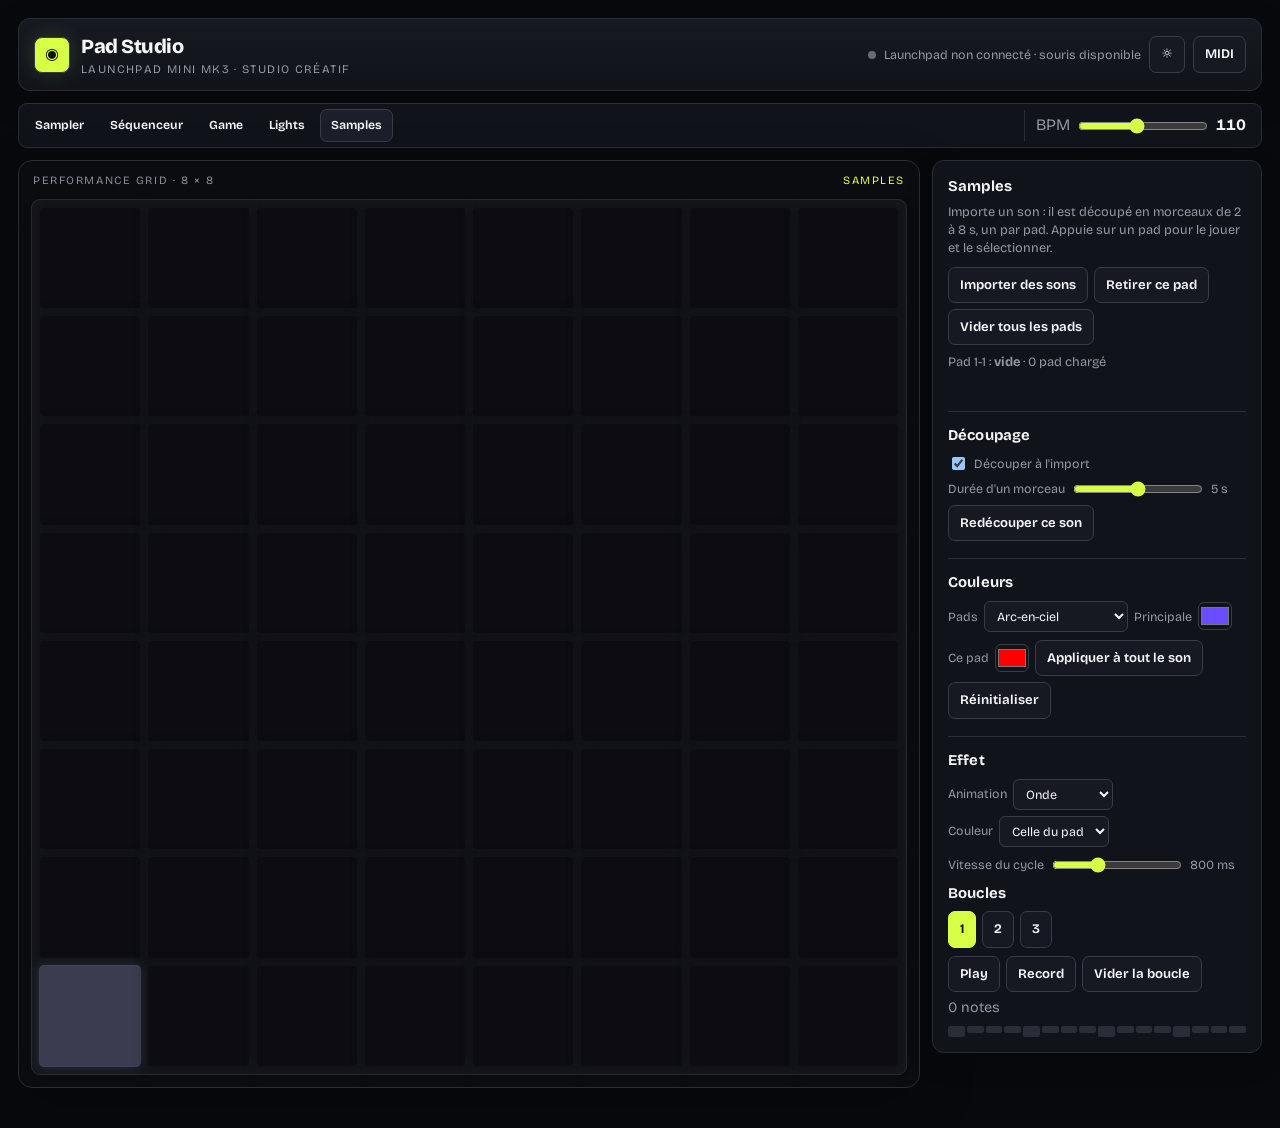
<file: Pad_Studio___Launchpad_Mini_MK3 (1).html>
<!DOCTYPE html>
<html lang="fr">
<head>
<meta charset="utf-8">
<meta name="viewport" content="width=device-width, initial-scale=1, viewport-fit=cover">
<title>Pad Studio · Launchpad Mini MK3</title>
<meta name="color-scheme" content="light dark">
<link rel="preconnect" href="https://fonts.googleapis.com">
<link rel="preconnect" href="https://fonts.gstatic.com" crossorigin>
<link href="https://fonts.googleapis.com/css2?family=Bricolage+Grotesque:wght@400;600;800&display=swap" rel="stylesheet">
<style>
:root{
 --bg:#08090d;--surface:#11131a;--surface2:#171922;--surface3:#1c1f29;
 --ink:#f4f5f7;--mute:#9297a5;--line:#292d38;--line2:#373c49;
 --accent:#d7ff45;--accent2:#a9d81e;--blue:#58b7ff;--red:#ff526d;
 --pad:#242833;--pad2:#303541;--good:#58e3a5;--off:#2a2e39;
 color-scheme:dark;box-sizing:border-box;padding-top:env(safe-area-inset-top,0px);padding-bottom:env(safe-area-inset-bottom,0px)
}
:root[data-theme="light"]{
 --bg:#eceef2;--surface:#fff;--surface2:#f5f6f8;--surface3:#eef0f4;
 --ink:#17191f;--mute:#666b77;--line:#dfe2e8;--line2:#cdd1da;
 --accent:#79a900;--accent2:#5e8500;--blue:#147dcc;--red:#db3653;
 --pad:#d8dce4;--pad2:#cbd0da;--good:#159b68;--off:#e4e7ed;color-scheme:light
}
*,*::before,*::after{box-sizing:inherit}
body{
 margin:0;min-height:100vh;background:var(--bg);color:var(--ink);
 font-family:"Bricolage Grotesque",system-ui,sans-serif;line-height:1.4
}
button,input,select{font:inherit}
.page{max-width:1280px;margin:auto;padding:18px 18px 40px}
header{
 display:grid;grid-template-columns:1fr auto;gap:18px;align-items:center;
 margin-bottom:12px;padding:13px 15px;border:1px solid var(--line);border-radius:12px;
 background:linear-gradient(180deg,var(--surface2),var(--surface));box-shadow:0 10px 35px rgba(0,0,0,.18)
}
.brand{display:flex;align-items:center;gap:11px;min-width:0}
.brandmark{
 width:36px;height:36px;border:1px solid var(--line2);border-radius:8px;display:grid;place-items:center;
 color:#111;background:var(--accent);font-weight:900;box-shadow:0 0 20px rgba(215,255,69,.15)
}
h1{font-size:1.25rem;font-weight:800;letter-spacing:-.025em;margin:0}
.subtitle{color:var(--mute);font-size:.72rem;text-transform:uppercase;letter-spacing:.12em;margin-top:1px}
.conn{display:flex;align-items:center;gap:8px;color:var(--mute);font-size:.78rem}
.statusText{max-width:300px}
.dot{width:8px;height:8px;border-radius:50%;background:#666b77;flex:none}
.dot.ok{background:var(--good);box-shadow:0 0 8px var(--good)}
.b{
 border:1px solid var(--line2);background:var(--surface2);color:var(--ink);padding:8px 11px;
 border-radius:7px;cursor:pointer;font-weight:650;font-size:.82rem;transition:.15s ease
}
.b:hover{border-color:var(--accent);background:var(--surface3)}
.b:focus-visible,.pad:focus-visible{outline:2px solid var(--accent);outline-offset:2px}
.b.on{background:var(--accent);border-color:var(--accent);color:#111;box-shadow:none}
.b:active{transform:scale(.97)}
.tabs{
 display:flex;align-items:center;gap:4px;margin-bottom:12px;padding:5px;
 background:var(--surface);border:1px solid var(--line);border-radius:9px
}
.tabs>.b{border-color:transparent;background:transparent;padding:7px 10px;font-size:.76rem}
.tabs>.b.on{background:var(--surface3);color:var(--ink);border-color:var(--line2)}
.tempo{
 display:flex!important;align-items:center;gap:8px;margin:0 2px 0 auto!important;
 padding:4px 8px 4px 11px!important;border-left:1px solid var(--line);color:var(--mute)!important
}
.tempo input{width:120px}
.tempo strong{font-variant-numeric:tabular-nums;color:var(--ink);min-width:28px}
.instrument{
 display:grid;grid-template-columns:minmax(0,1fr) 330px;gap:12px;align-items:start
}
.deck{
 background:#0b0c10;border:1px solid #292d35;border-radius:14px;padding:12px;
 box-shadow:0 18px 55px rgba(0,0,0,.24)
}
.deckHead{
 display:flex;align-items:center;justify-content:space-between;gap:10px;margin:0 2px 10px;
 color:#858b98;font-size:.7rem;text-transform:uppercase;letter-spacing:.14em
}
.deckHead span:last-child{color:var(--accent);font-variant-numeric:tabular-nums}
.grid{
 display:grid;grid-template-columns:repeat(8,1fr);gap:6px;padding:7px;
 background:#15171d;border:1px solid #292c34;border-radius:9px;aspect-ratio:1;
 touch-action:none;user-select:none
}
.pad{
 min-width:0;border:1px solid rgba(255,255,255,.025);border-radius:5px;
 background:linear-gradient(145deg,var(--pad2),var(--pad));padding:0;cursor:pointer;
 transition:transform .07s,filter .1s,box-shadow .1s
}
.pad:active{transform:scale(.93)}
@media (hover:hover){.pad:hover{filter:brightness(1.2);box-shadow:inset 0 0 0 1px rgba(255,255,255,.07)}}
.side{
 display:flex;flex-direction:column;gap:12px;min-width:0
}
.card{
 background:var(--surface);border:1px solid var(--line);border-radius:12px;padding:15px;
 box-shadow:0 10px 30px rgba(0,0,0,.10)
}
.card h2{font-size:.93rem;margin:0 0 6px;letter-spacing:.01em}
.card p{margin:0 0 10px;color:var(--mute);font-size:.8rem;max-width:60ch}
.card h2:not(:first-child){margin-top:17px;padding-top:13px;border-top:1px solid var(--line)}
.row{display:flex;flex-wrap:wrap;gap:6px;align-items:center;margin:8px 0}
.row label{display:inline-flex;align-items:center;gap:6px;color:var(--mute);font-size:.78rem}
input[type=range]{accent-color:var(--accent);width:130px}
select,input[type=number]{
 background:var(--surface2);border:1px solid var(--line2);color:var(--ink);
 padding:6px 8px;border-radius:6px;font-size:.78rem
}
input[type=color]{width:34px;height:28px;border:1px solid var(--line2);border-radius:6px;padding:0;background:none}
.sw{width:27px;height:27px;border-radius:50%;border:1px solid var(--line2);padding:0;cursor:pointer}
.sw.on{outline:2px solid var(--accent);outline-offset:2px}
.big{font-size:1.35rem;font-weight:800}
.lst{display:flex;gap:2px;margin-top:6px}.lst i{flex:1;height:7px;border-radius:2px;background:var(--line)}.lst i:nth-child(4n+1){height:11px}.lst i.on{background:var(--accent)}
.b.rec.on{background:var(--red);border-color:var(--red);color:#fff}
@media (max-width:900px){.instrument{grid-template-columns:1fr}.side{order:2}}
@media (max-width:650px){
 .page{padding:9px 8px 28px}
 header{grid-template-columns:1fr;padding:11px;border-radius:10px}
 .conn{justify-content:space-between}.statusText{max-width:none}
 .tabs{overflow:auto;flex-wrap:nowrap}.tabs>.b{white-space:nowrap}
 .tempo{min-width:205px}
 .deck{padding:8px;border-radius:11px}.grid{gap:4px;padding:5px}
 .pad{border-radius:4px}.card{padding:13px}
}
@media (prefers-reduced-motion:reduce){.pad,.b{transition:none}.pad:active,.b:active{transform:none}}
</style>
</head>
<body>
<div class="page">
<header>
  <div class="brand">
    <div class="brandmark">◉</div>
    <div><h1>Pad Studio</h1><div class="subtitle">Launchpad Mini MK3 · studio créatif</div></div>
  </div>
  <div class="conn">
    <span class="dot" id="dot"></span><span class="statusText" id="st" role="status">Launchpad non connecté · souris disponible</span>
    <button class="b" id="theme" title="Changer le thème">☼</button><button class="b" id="cn">MIDI</button>
  </div>
</header>
<div class="tabs" id="tabs">
  <button class="b" data-m="0">Sampler</button>
  <button class="b" data-m="1">Séquenceur</button>
  <button class="b" data-m="2">Game</button>
  <button class="b" data-m="3">Lights</button>
  <button class="b" data-m="4">Samples</button>
  <label class="row tempo">BPM <input type="range" id="bp" min="70" max="160" value="110" aria-label="Tempo"> <strong id="bl">110</strong></label>
</div>
<div class="instrument">
  <section class="deck" aria-label="Surface de jeu">
    <div class="deckHead"><span>Performance grid · 8 × 8</span><span id="gridMode">SAMPLER</span></div>
    <div class="grid" id="g"></div>
  </section>
  <aside class="side">
    <div class="card" id="panel"></div>
  </aside>
</div>
</div>
<script>
const $=s=>document.querySelector(s);
let AC,out=null,mode=0,bpm=110,ck=null,nb;
const frame=Array.from({length:64},()=>[0,0,0]),fl={};
function hsl(h,s,l){const a=s*Math.min(l,1-l),f=n=>{const k=(n+h/30)%12;return Math.round(255*(l-a*Math.max(-1,Math.min(k-3,9-k,1))))};return[f(0),f(8),f(4)]}
/* ---------- audio ---------- */
let MB,DC,FX,FC;
function ac(){if(!AC){AC=new(window.AudioContext||window.webkitAudioContext)();const c=AC.createDynamicsCompressor(),g=AC.createGain();g.gain.value=.85;c.connect(g);g.connect(AC.destination);MB=c;const rv=AC.createConvolver(),n=AC.sampleRate*2.4|0,ib=AC.createBuffer(2,n,AC.sampleRate),rg=AC.createGain(),dl=AC.createDelay(1),fb=AC.createGain(),lf=AC.createBiquadFilter();
for(let h=0;h<2;h++){const d=ib.getChannelData(h);for(let i=0;i<n;i++)d[i]=(Math.random()*2-1)*Math.pow(1-i/n,2.5)}
rv.buffer=ib;rg.gain.value=.5;dl.delayTime.value=.36;fb.gain.value=.38;lf.type='lowpass';lf.frequency.value=2200;
FX=AC.createGain();FX.connect(rv);rv.connect(rg);rg.connect(c);FX.connect(dl);dl.connect(lf);lf.connect(fb);fb.connect(dl);lf.connect(c)}if(AC.state!=='running')AC.resume();return AC}
const dec=raw=>(DC||(DC=new(window.OfflineAudioContext||window.webkitOfflineAudioContext)(1,1,44100))).decodeAudioData(raw);
function timer(fn,ms){let w,i;const fb=()=>{i=setInterval(fn,ms)};try{w=new Worker(URL.createObjectURL(new Blob([`setInterval(()=>postMessage(0),${ms})`])));w.onmessage=fn;w.onerror=()=>{w.terminate();w=null;fb()}}catch(e){fb()}return{stop:()=>{w&&w.terminate();clearInterval(i)}}}
function env(p,t,a,d,v){p.setValueAtTime(.0001,t);p.exponentialRampToValueAtTime(v,t+a);p.exponentialRampToValueAtTime(.0001,t+a+d)}
function tone(f,t,d,type,v,f2){const o=AC.createOscillator(),g=AC.createGain();o.type=type;o.frequency.setValueAtTime(f,t);if(f2)o.frequency.exponentialRampToValueAtTime(f2,t+d);env(g.gain,t,.004,d,v);o.connect(g);g.connect(MB);o.start(t);o.stop(t+d+.05);return g}
function noise(t,d,hp,v){const s=AC.createBufferSource();if(!nb){nb=AC.createBuffer(1,AC.sampleRate,AC.sampleRate);const a=nb.getChannelData(0);for(let i=0;i<a.length;i++)a[i]=Math.random()*2-1}s.buffer=nb;const f=AC.createBiquadFilter();f.type='highpass';f.frequency.value=hp;const g=AC.createGain();env(g.gain,t,.002,d,v);s.connect(f);f.connect(g);g.connect(MB);s.start(t,Math.random()*.6);s.stop(t+d+.05);return g}
function drum(k,t=AC.currentTime,p=1){[
()=>tone(150*p,t,.4,'sine',.9,40),
()=>{noise(t,.18,1500,.5);tone(190*p,t,.12,'triangle',.4,120)},
()=>noise(t,.05,7000*p,.3),
()=>{[0,.012,.024].forEach(o=>noise(t+o,.05,1200,.35));noise(t+.03,.15,1200,.3)},
()=>tone(220*p,t,.3,'sine',.7,90),
()=>tone(800*p,t,.04,'square',.2),
()=>{tone(540*p,t,.2,'square',.15);tone(800*p,t,.2,'square',.15)},
()=>noise(t,.3,6000*p,.25)][k]()}
const SC=[0,2,4,7,9],nf=n=>130.8*Math.pow(2,(12*Math.floor(n/5)+SC[n%5])/12);
function lead(n,t=AC.currentTime,d=.5){tone(nf(n),t,d,'triangle',.35);tone(nf(n)*2.005,t,d*.6,'sine',.1)}
function later(t,fn){setTimeout(fn,Math.max(0,(t-AC.currentTime)*1000))}
function clockStart(onStep){clockStop();ac();let n=0,t=AC.currentTime+.05;ck=timer(()=>{if(t<AC.currentTime-.2)t=AC.currentTime+.05;while(t<AC.currentTime+.12){onStep(n++,t);t+=60/bpm/2}},25)}
function clockStop(){ck&&ck.stop();ck=null}
/* ---------- sons du sampler : batterie, basse fuzz, synthé psyché, claviers ---------- */
const PM=[0,3,5,7,10],PN=(n,b)=>b*Math.pow(2,(12*Math.floor(n/5)+PM[n%5])/12);
function wet(g,a){const w=AC.createGain();w.gain.value=a;g.connect(w);w.connect(FX)}
function fuzz(){if(!FC){FC=new Float32Array(512);for(let i=0;i<512;i++)FC[i]=Math.tanh((i/255.5-1)*5)}const w=AC.createWaveShaper();w.curve=FC;return w}
function kit(k,t=AC.currentTime){[
()=>{tone(140,t,.32,'sine',1,42);noise(t,.012,3000,.35)},
()=>{wet(noise(t,.2,1800,.55),.35);wet(tone(190,t,.14,'triangle',.45,130),.25)},
()=>noise(t,.045,8000,.28),
()=>noise(t,.4,6500,.25),
()=>{[0,.011,.022].forEach(o=>noise(t+o,.04,1300,.3));wet(noise(t+.03,.2,1300,.35),.55)},
()=>wet(tone(130,t,.5,'sine',.85,62),.3),
()=>wet(tone(200,t,.4,'sine',.8,105),.3),
()=>{tone(1700,t,.03,'square',.18);noise(t,.04,2500,.3)},
()=>{noise(t,.05,9000,.22);noise(t+.03,.18,9000,.2)},
()=>noise(t,.09,5000,.14),
()=>{tone(560,t,.28,'square',.14);tone(845,t,.28,'square',.14)},
()=>wet(noise(t,1.3,5000,.28),.5),
()=>tone(90,t,.9,'sine',.95,34),
()=>noise(t,.12,3000,.18),
()=>wet(tone(340,t,.22,'sine',.6,250),.3),
()=>wet(tone(1200,t,.18,'sawtooth',.14,180),.4)][k]()}
function bass(n,t=AC.currentTime,d=.5){const f=PN(n,41.2),o=AC.createOscillator(),o2=AC.createOscillator(),w=fuzz(),lp=AC.createBiquadFilter(),g=AC.createGain();
o.type='sawtooth';o2.type='square';o.frequency.value=f;o2.frequency.value=f/2;o.detune.value=-6;lp.type='lowpass';lp.frequency.setValueAtTime(1400,t);lp.frequency.exponentialRampToValueAtTime(350,t+d);
env(g.gain,t,.01,d,.35);o.connect(w);o2.connect(w);w.connect(lp);lp.connect(g);g.connect(MB);[o,o2].forEach(x=>{x.start(t);x.stop(t+d+.1)})}
function psy(n,t=AC.currentTime,d=1){const f=PN(n,130.8),g=AC.createGain(),lp=AC.createBiquadFilter(),l=AC.createOscillator(),lg=AC.createGain();
lp.type='lowpass';lp.frequency.setValueAtTime(3200,t);lp.frequency.exponentialRampToValueAtTime(900,t+d);l.frequency.value=.7;lg.gain.value=700;l.connect(lg);let nd=lp;
for(let k=0;k<3;k++){const a=AC.createBiquadFilter();a.type='allpass';a.frequency.value=1000+k*400;lg.connect(a.frequency);nd.connect(a);nd=a}
[-9,0,9].forEach(dt=>{const o=AC.createOscillator();o.type='sawtooth';o.frequency.value=f;o.detune.value=dt;o.connect(lp);o.start(t);o.stop(t+d+.3)});
l.start(t);l.stop(t+d+.3);env(g.gain,t,.03,d,.12);lp.connect(g);nd.connect(g);g.connect(MB);wet(g,.45)}
function keys(n,t=AC.currentTime,d=1.3){const f=PN(n,261.6);wet(tone(f,t,d,'sine',.28),.5);tone(f*1.004,t,d,'sine',.14);tone(f*2,t,d*.5,'sine',.09);tone(f*4.01,t,.15,'sine',.05)}
/* ---------- sampler ---------- */
const SA={
panel:()=>`<h2>Performance</h2><p>Les pads jouent directement les couches de l'instrument. Les deux premières rangées sont percussives, puis viennent basse, synthé et claviers.</p><div class="row"><span style="font-size:.72rem;color:var(--mute);letter-spacing:.08em;text-transform:uppercase">Live instrument</span><span style="font-size:.72rem;color:var(--accent)">● Ready</span></div>${lpBar()}`,
draw(){for(let r=0;r<8;r++)for(let c=0;c<8;c++){const i=r*8+c;frame[i]=fl[i]?[255,255,255]:r<2?hsl(c*45,1,.3):r<4?hsl(15+c*6,.95,.32):r<6?hsl(265+c*10,.9,.35):hsl(175+c*8,.85,.32)}},
press(r,c,d){if(!d)return;ac();const i=r*8+c;hit(i);lpRec(0,i);fl[i]=1;render();setTimeout(()=>{delete fl[i];render()},130)}};
/* ---------- séquenceur ---------- */
const st=Array.from({length:8},()=>Array(8).fill(0));let ph=-1;
function inst(r,t){r<5?drum(r,t):r==5?tone(55,t,.3,'square',.22,50):lead(r==6?5:9,t,.25)}
const SEQ={
panel:()=>`<h2>Séquenceur</h2><p>8 pas, 8 sons de bas en haut : kick, caisse claire, charley, clap, tom, basse, deux notes. Appuie sur un pad pour l'activer.</p><div class="row"><button class="b ${ck?'on':''}" data-act="play">${ck?'Arrêter':'Lecture'}</button><button class="b" data-act="clear">Tout effacer</button></div>`,
draw(){for(let r=0;r<8;r++)for(let c=0;c<8;c++){const on=st[r][c],h=r*45,hot=c===ph;frame[r*8+c]=on?(hot?[255,255,255]:hsl(h,1,.5)):hot?[70,70,80]:hsl(h,.6,.1)}},
press(r,c,d){if(d){st[r][c]^=1;render()}},
step(s,t){const c=s%8;for(let r=0;r<8;r++)if(st[r][c])inst(r,t);later(t,()=>{if(ck){ph=c;render()}})},
leave(){ph=-1}};
/* ---------- jeu (Simon) ---------- */
let sq=[],gi=0,gp='idle',lit=-1,tok=0,best=0;
const QC=[120,0,50,220],QF=[262,330,392,523],qOf=(r,c)=>(r>3?0:2)+(c>3?1:0),sleep=ms=>new Promise(r=>setTimeout(r,ms));
function info(){const e=$('#gi');if(!e)return;e.textContent={idle:'Appuie sur un pad pour commencer.',show:'Regarde la séquence…',input:`À toi ! ${gi}/${sq.length}`,over:`Raté ! Score : ${sq.length-1}. Appuie sur un pad pour rejouer.`}[gp]}
async function flashQ(q,ms){lit=q;tone(QF[q],AC.currentTime,ms/1000,'triangle',.4);render();await sleep(ms);lit=-1;render()}
async function next(){const k=++tok;gp='show';sq.push(Math.random()*4|0);info();await sleep(500);for(const q of sq){if(k!==tok)return;await flashQ(q,Math.max(220,500-sq.length*20));await sleep(130)}if(k===tok){gp='input';gi=0;info()}}
const GAME={
panel:()=>`<h2>Simon</h2><p>Les quatre coins du Launchpad s'allument. Répète la séquence, elle s'allonge à chaque tour.</p><div class="big" id="gi"></div><p id="gb"></p>`,
draw(){for(let r=0;r<8;r++)for(let c=0;c<8;c++){const q=qOf(r,c);frame[r*8+c]=gp==='over'?hsl(0,1,.15):hsl(QC[q],1,lit===q?.6:.2)}const b=$('#gb');if(b)b.textContent=best?`Meilleur score : ${best}`:'';info()},
press(r,c,d){if(!d)return;ac();if(gp==='idle'||gp==='over'){sq=[];next();return}if(gp!=='input')return;const q=qOf(r,c);flashQ(q,200);if(q===sq[gi]){if(++gi===sq.length){gp='show';const k=tok;setTimeout(()=>{if(k===tok)next()},600)}else info()}else{best=Math.max(best,sq.length-1);gp='over';tone(100,AC.currentTime,.6,'sawtooth',.4,50);render()}},
leave(){tok++;gp='idle';sq=[];lit=-1}};
/* ---------- lumières ---------- */
const PAL=[null,[255,40,90],[255,150,20],[250,230,40],[40,230,110],[30,200,255],[110,90,255],[255,255,255]];
let fr=[new Array(64).fill(0)],cf=0,cc=1,anim=-1,muse=true,dv=1;
const LI={
panel:()=>`<h2>Éditeur de lumières</h2><p>Choisis une couleur, dessine sur les pads (glisse pour peindre), ajoute des images et lance l'animation avec la musique.</p>
<div class="row">${PAL.map((c,i)=>`<button class="sw ${cc===i?'on':''}" data-act="col" data-v="${i}" aria-label="${i?'Couleur '+i:'Gomme'}" aria-pressed="${cc===i}" style="background:${c?`rgb(${c})`:'var(--off)'}"></button>`).join('')}</div>
<div class="row">${fr.map((_,i)=>`<button class="b ${cf===i?'on':''}" data-act="fr" data-v="${i}">${i+1}</button>`).join('')}</div>
<div class="row"><button class="b" data-act="add">Nouvelle image</button><button class="b" data-act="dup">Dupliquer</button><button class="b" data-act="del">Supprimer</button><button class="b" data-act="wipe">Vider</button></div>
<div class="row"><button class="b ${ck?'on':''}" data-act="play">${ck?'Arrêter':'Lecture'}</button><label><input type="checkbox" data-act="mus" ${muse?'checked':''}> Musique</label></div>`,
draw(){const f=fr[anim>=0?anim:cf];for(let i=0;i<64;i++)frame[i]=PAL[f[i]]||[0,0,0]},
press(r,c,d){if(!d||ck)return;const i=r*8+c;dv=fr[cf][i]===cc?0:cc;fr[cf][i]=dv;render()},
drag(r,c){if(!ck){fr[cf][r*8+c]=dv;render()}},
step(s,t){if(muse){if(s%4==0)drum(0,t);if(s%4==2)drum(1,t);if(s%2)drum(2,t);if(s%8==0)tone(55,t,.4,'square',.2,50)}later(t,()=>{if(ck){anim=s%fr.length;render()}})},
leave(){anim=-1}};
/* ---------- mes sons ---------- */
const smp=Array(64).fill(null);let sel=0,fxs=[],imsg='',cd=null;
const CF={split:true,segLen:5,colMode:'auto',main:[106,76,255],fxk:0,fxCol:'pad',fxDur:800};
try{Object.assign(CF,JSON.parse(localStorage.getItem('padcfg')||'{}'))}catch(e){}
CF.segLen=Math.min(8,Math.max(2,+CF.segLen||5));
const saveCf=()=>{try{localStorage.setItem('padcfg',JSON.stringify(CF))}catch(e){}};
const h2r=h=>[1,3,5].map(i=>parseInt(h.slice(i,i+2),16)),r2h=c=>'#'+c.map(v=>Math.round(v).toString(16).padStart(2,'0')).join('');
const sc=(c,k)=>c.map(v=>Math.min(255,v*k));
const base=i=>{const s=smp[i];return(s&&s.col)||(CF.colMode==='main'?CF.main:hsl(i*37%360,1,.5))};
const esc=s=>s.replace(/[&<>"]/g,c=>'&#'+c.charCodeAt(0)+';');
const fmt=x=>(Math.round(x*10)/10)+' s';
const req=r=>new Promise((ok,ko)=>{r.onsuccess=()=>ok(r.result);r.onerror=ko});
let DB;const idb=()=>DB||(DB=new Promise((ok,ko)=>{const r=indexedDB.open('padstudio',1);r.onupgradeneeded=()=>r.result.createObjectStore('s');r.onsuccess=()=>ok(r.result);r.onerror=()=>{DB=null;ko(r.error)}}));
async function dbPut(k,v){try{const d=await idb(),s=d.transaction('s','readwrite').objectStore('s');v?s.put(v,k):s.delete(k)}catch(e){}}
const rawKey=g=>'raw:'+g;
const meta=i=>{const s=smp[i];return{name:s.name,bn:s.bn,gid:s.gid,start:s.start,dur:s.dur,col:s.col}};
function release(i){const g=smp[i]&&smp[i].gid;smp[i]=null;dbPut(i,null);if(g&&!smp.some(s=>s&&s.gid===g))dbPut(rawKey(g),null)}
async function dbLoad(){try{const d=await idb(),s=d.transaction('s').objectStore('s'),[ks,vs]=await Promise.all([req(s.getAllKeys()),req(s.getAll())]),bases={};
for(let n=0;n<ks.length;n++)if(typeof ks[n]==='string'){try{bases[ks[n].slice(4)]=await dec(vs[n].raw.slice(0))}catch(e){}}
for(let n=0;n<ks.length;n++){if(typeof ks[n]!=='number')continue;const v=vs[n],k=ks[n];try{
if(v.gid){if(bases[v.gid])smp[k]={name:v.name,bn:v.bn||v.name,gid:v.gid,start:v.start,dur:v.dur,col:v.col,buf:bases[v.gid]}}
else{const gid='o'+k;smp[k]={name:v.name,bn:v.name,gid,buf:await dec(v.raw.slice(0))};dbPut(rawKey(gid),{raw:v.raw});dbPut(k,meta(k))}}catch(e){}}
setPanel();render()}catch(e){}}
const freeFrom=i=>{while(i<64&&smp[i])i++;return i};
function layout(buf,gid,bn,pos){const L=CF.split&&CF.segLen>0?CF.segLen:0,n=L?Math.max(1,Math.ceil(buf.duration/L-1e-6)):1;let last=pos,cut=0;
for(let k=0;k<n;k++){const p=k?freeFrom(last+1):pos;if(p>63){cut=n-k;break}if(smp[p])release(p);
smp[p]=n>1?{name:bn+' '+(k+1),bn,gid,buf,start:k*L,dur:Math.min(L,buf.duration-k*L)}:{name:bn,bn,gid,buf};dbPut(p,meta(p));last=p}
return{last,cut}}
async function importFiles(fs,start){imsg='';let pos=freeFrom(start),bad=0,cut=0,n=0;if(pos>63)pos=freeFrom(0);
for(const f of fs){if(!/^audio/.test(f.type)&&!/\.(wav|mp3|ogg|m4a|flac|aac)$/i.test(f.name))continue;
try{const raw=await f.arrayBuffer(),buf=await dec(raw.slice(0));if(pos>63){cut++;continue}
const gid=Date.now().toString(36)+Math.random().toString(36).slice(2,5),r=layout(buf,gid,f.name.replace(/\.[^.]+$/,''),pos);
if(smp.some(s=>s&&s.gid===gid))dbPut(rawKey(gid),{raw});cut+=r.cut;pos=freeFrom(r.last+1);n++}
catch(e){bad++;imsg='Impossible de lire '+f.name}}
if(cut)imsg=cut+' morceau(x) sans place : la grille ne compte que 64 pads.';else if(n&&!bad)imsg=n+' son'+(n>1?'s':'')+' importé'+(n>1?'s':'')+'.';
setPanel();render()}
function resplit(){const s=smp[sel];if(!s)return;const g=s.gid,idx=smp.map((p,i)=>p&&p.gid===g?i:-1).filter(i=>i>=0);
idx.forEach(i=>{smp[i]=null;dbPut(i,null)});const r=layout(s.buf,g,s.bn,idx[0]);
if(r.cut)imsg=r.cut+' morceau(x) sans place.';setPanel();render()}
function play(i,t=AC.currentTime){const s=smp[i];if(!s)return;const o=AC.createBufferSource(),g=AC.createGain(),d=s.dur||s.buf.duration-(s.start||0);
o.buffer=s.buf;g.gain.setValueAtTime(1,t+Math.max(0,d-.03));g.gain.linearRampToValueAtTime(0,t+d);o.connect(g);g.connect(MB);o.start(t,s.start||0,d);cd={t0:performance.now()+(t-AC.currentTime)*1000,d:d*1000};render()}
function padInfo(){const s=smp[sel],n=smp.filter(Boolean).length;return`Pad ${Math.floor(sel/8)+1}-${sel%8+1} : <b>${s?esc(s.name):'vide'}</b>${s&&s.dur?' · de '+fmt(s.start)+' à '+fmt(s.start+s.dur):''} · ${n} pad${n>1?'s':''} chargé${n>1?'s':''}`}
function myInfo(){const e=$('#pi');if(e)e.innerHTML=padInfo();const c=$('[data-cfg=padcol]');if(c)c.value=r2h(base(sel))}
const opt=(v,t,cur)=>`<option value="${v}" ${cur==v?'selected':''}>${t}</option>`;
const MY={
panel:()=>{const s=smp[sel],n=smp.filter(Boolean).length,pc=r2h(base(sel));return`<h2>Samples</h2><p>Importe un son : il est découpé en morceaux de 2 à 8 s, un par pad. Appuie sur un pad pour le jouer et le sélectionner.</p>
<div class="row"><button class="b" data-act="imp">Importer des sons</button><button class="b" data-act="rm">Retirer ce pad</button><button class="b" data-act="rmall">Vider tous les pads</button></div><input type="file" id="fi" accept="audio/*" multiple hidden>
<p id="pi">${padInfo()}</p><p id="cd" style="min-height:1.3em;margin:-4px 0 8px;color:var(--accent);font-variant-numeric:tabular-nums"></p>${imsg?'<p>'+esc(imsg)+'</p>':''}
<h2>Découpage</h2>
<div class="row"><label><input type="checkbox" data-cfg="split" ${CF.split?'checked':''}> Découper à l'import</label><label>Durée d'un morceau <input type="range" data-cfg="segLen" min="2" max="8" step="0.5" value="${CF.segLen}"><output>${CF.segLen} s</output></label><button class="b" data-act="resplit">Redécouper ce son</button></div>
<h2>Couleurs</h2>
<div class="row"><label>Pads <select data-cfg="colMode">${opt('auto','Arc-en-ciel',CF.colMode)}${opt('main','Couleur principale',CF.colMode)}</select></label><label>Principale <input type="color" data-cfg="main" value="${r2h(CF.main)}"></label></div>
<div class="row"><label>Ce pad <input type="color" data-cfg="padcol" value="${pc}"></label><button class="b" data-act="grp">Appliquer à tout le son</button><button class="b" data-act="padreset">Réinitialiser</button></div>
<h2>Effet</h2>
<div class="row"><label>Animation <select data-cfg="fxk">${['Onde','Croix','Arc-en-ciel','Flash','Aléatoire'].map((t,i)=>opt(i,t,CF.fxk)).join('')}</select></label><label>Couleur <select data-cfg="fxCol">${opt('pad','Celle du pad',CF.fxCol)}${opt('main','Principale',CF.fxCol)}${opt('white','Blanc',CF.fxCol)}</select></label></div>
<div class="row"><label>Vitesse du cycle <input type="range" data-cfg="fxDur" min="200" max="2000" step="50" value="${CF.fxDur}"><output>${CF.fxDur} ms</output></label></div>${lpBar()}`},
draw(){const now=performance.now(),P=CF.fxDur;fxs=fxs.filter(f=>now-f.t0<f.D);
for(let i=0;i<64;i++)frame[i]=smp[i]?sc(base(i),i===sel?1:.5):i===sel?[60,60,80]:[12,12,18];
for(const f of fxs){const t=now-f.t0,pr=Math.floor(f.i/8),pc=f.i%8,col=CF.fxCol==='main'?CF.main:CF.fxCol==='white'?[255,255,255]:smp[f.i]?base(f.i):[255,255,255],ph=(t%P)/P,k=(1-ph)*Math.min(1,(f.D-t)/300),rad=ph*9.6;
for(let i=0;i<64;i++){const dr=Math.floor(i/8)-pr,dc=i%8-pc;let a=0,cl=col;
if(f.k===0)a=Math.max(0,1-Math.abs(Math.hypot(dr,dc)-rad)/1.3);
else if(f.k===1)a=(dr===0||dc===0)&&Math.max(Math.abs(dr),Math.abs(dc))<=rad?1:0;
else if(f.k===2){a=.9;cl=hsl((Math.hypot(dr,dc)*45+t*.4)%360,1,.5)}
else a=.8;
frame[i]=frame[i].map((v,j)=>Math.min(255,v+cl[j]*a*k))}}
let busy=fxs.length>0;const cdEl=$('#cd');
if(cd){const rem=cd.t0+cd.d-now;if(rem<=0){cd=null;if(cdEl)cdEl.textContent=''}else{const f=Math.min(1,rem/cd.d)*8;for(let c=0;c<8;c++){const k=Math.max(0,Math.min(1,f-c));if(k>0)frame[56+c]=hsl(f*15,1,.12+.38*k)}if(cdEl)cdEl.textContent='Fin dans '+Math.min(rem,cd.d).toFixed(1)+' s';busy=true}}
if(busy)render()},
press(r,c,d){if(!d)return;ac();const i=r*8+c;sel=i;play(i);if(smp[i])lpRec(4,i);
{const sm=smp[i],D=sm?(sm.dur||sm.buf.duration-(sm.start||0))*1000:CF.fxDur;fxs.push({i,t0:performance.now(),D,k:CF.fxk===4?Math.random()*4|0:CF.fxk})}myInfo();render()}};
function cfgSet(el){const k=el.dataset.cfg,t=el.type,v=t==='checkbox'?el.checked:t==='color'?h2r(el.value):t==='range'||t==='number'?+el.value:el.value;
if(k==='padcol'){const s=smp[sel];if(s){s.col=v;dbPut(sel,meta(sel))}}
else{CF[k]=k==='fxk'?+v:v;if(k==='segLen')CF.segLen=Math.min(8,Math.max(2,+v||5));saveCf()}
if(t==='range'&&el.nextElementSibling)el.nextElementSibling.textContent=v+(k==='segLen'?' s':' ms');render()}
/* ---------- boucles ---------- */
const LN=16,LP=[0,1,2].map(()=>({ev:[]}));
let lsel=0,lt=null,lrec=false,lT0=0,lsd=.27,lpos=-1;
function hit(i,t=AC.currentTime){const r=i>>3,c=i&7;r<2?kit(r*8+c,t):r<4?bass((r-2)*8+c,t):r<6?psy((r-4)*8+c,t):keys((r-6)*8+c,t)}
function lpUi(){document.querySelectorAll('#lp .lst i').forEach((e,k)=>e.classList.toggle('on',k===lpos));const c=$('#lcnt');if(c)c.textContent=LP[lsel].ev.length+' notes'}
function lpStart(){lt&&lt.stop();ac();lsd=60/bpm/2;lT0=AC.currentTime+.08;let n=0;
lt=timer(()=>{if(lT0+n*lsd<AC.currentTime-.2)n=Math.ceil((AC.currentTime-lT0)/lsd);while(lT0+n*lsd<AC.currentTime+.12){const t=lT0+n*lsd,p=n%LN;
for(const e of LP[lsel].ev)if(Math.floor(e.s)===p){const tt=t+(e.s-p)*lsd;e.m?play(e.i,tt):hit(e.i,tt)}
if(lrec&&p%2===0)tone(p%8===0?1500:1000,t,.03,'square',.05);
later(t,()=>{if(lt){lpos=p;lpUi()}});n++}},25)}
function lpStop(){lt&&lt.stop();lt=null;lpos=-1;lrec=false;lpUi()}
function lpRec(m,i){if(!lrec||!lt)return;let p=(AC.currentTime-lT0)/lsd%LN;if(p<0)p+=LN;LP[lsel].ev.push({s:Math.round(p*2)/2%LN,m,i});lpUi()}
function lpBar(){return`<div id="lp"><h2>Boucles</h2><div class="row">${LP.map((_,k)=>`<button class="b ${lsel===k?'on':''}" data-act="lsel" data-v="${k}">${k+1}</button>`).join('')}</div>
<div class="row"><button class="b ${lt?'on':''}" data-act="lplay">${lt?'Stop':'Play'}</button><button class="b rec ${lrec?'on':''}" data-act="lrec">Record</button><button class="b" data-act="lclr">Vider la boucle</button><span id="lcnt" style="color:var(--mute);font-size:.9rem">${LP[lsel].ev.length} notes</span></div>
<div class="lst">${'<i></i>'.repeat(LN)}</div></div>`}
const M=[SA,SEQ,GAME,LI,MY];
/* ---------- rendu + matériel ---------- */
const cells=[];let q=0;
function render(){if(q)return;const f=()=>{q=0;M[mode].draw();paint()};q=document.hidden?setTimeout(f,40):requestAnimationFrame(f)}
const pk=[];
function paint(){frame.forEach((f,i)=>{const k=f[0]+","+f[1]+","+f[2];if(pk[i]===k)return;pk[i]=k;const b=cells[i],on=f[0]+f[1]+f[2]>0;b.style.background=on?`rgb(${f})`:'';b.style.boxShadow=on?`0 0 12px rgba(${f},.6)`:''});send()}
const sent=[];
function send(){if(!out)return;const m=[0xF0,0,0x20,0x29,2,0x0D,3],n0=m.length;
for(let i=0;i<64;i++){const f=frame[i],c=[f[0]>>1,f[1]>>1,f[2]>>1],k=c.join();if(sent[i]===k)continue;sent[i]=k;m.push(3,(i>>3)*10+11+(i&7),...c)}
for(let k=0;k<5;k++){const on=k===mode,key=on?'on':'off';if(sent[64+k]===key)continue;sent[64+k]=key;m.push(3,91+k,...(on?[127,127,127]:[8,8,16]))}
if(m.length===n0)return;m.push(0xF7);try{out.send(m)}catch(e){}}
function setMode(m){M[mode].leave&&M[mode].leave();clockStop();if(m!==0&&m!==4)lpStop();mode=m;const gm=$('#gridMode');if(gm)gm.textContent=['SAMPLER','SEQUENCER','GAME','LIGHTS','SAMPLES'][m];document.querySelectorAll('#tabs [data-m]').forEach(b=>{const on=+b.dataset.m===m;b.classList.toggle('on',on);b.setAttribute('aria-pressed',on)});setPanel();render()}
function setPanel(){$('#panel').innerHTML=M[mode].panel()}
/* ---------- interface ---------- */
const g=$('#g');let held=null;
for(let r=7;r>=0;r--)for(let c=0;c<8;c++){const b=document.createElement('button');b.className='pad';b.setAttribute('aria-label',`Pad ${r+1}-${c+1}`);cells[r*8+c]=b;
b.onpointerdown=e=>{e.preventDefault();try{b.releasePointerCapture(e.pointerId)}catch(_){}ac();held=[r,c];M[mode].press(r,c,true)};
b.onpointerenter=e=>{if(e.buttons&1&&M[mode].drag)M[mode].drag(r,c)};
b.onkeydown=e=>{if((e.key===' '||e.key==='Enter')&&!e.repeat){e.preventDefault();ac();M[mode].press(r,c,true)}};
b.onkeyup=e=>{if(e.key===' '||e.key==='Enter')M[mode].press(r,c,false)};g.appendChild(b)}
['pointerup','pointercancel'].forEach(ev=>addEventListener(ev,()=>{if(held){M[mode].press(held[0],held[1],false);held=null}}));
$('#tabs').onclick=e=>{const b=e.target.closest('[data-m]');if(b)setMode(+b.dataset.m)};
$('#bp').oninput=e=>{bpm=+e.target.value;$('#bl').textContent=bpm};
$('#bp').onchange=()=>{if(lt)lpStart()};
function act(a,v){
if(a==='imp'){$('#fi').click();return}
if(a==='lsel'){lsel=+v;if(lt)lpStart()}
else if(a==='lplay')lt?lpStop():lpStart();
else if(a==='lrec'){lrec=!lrec;if(lrec&&!lt)lpStart()}
else if(a==='lclr')LP[lsel].ev=[];
else if(a==='rmall'){if(confirm('Retirer tous les sons des pads ?'))smp.forEach((s,i)=>{if(s)release(i)})}
else if(a==='rm')release(sel);
else if(a==='resplit')resplit();
else if(a==='grp'){const s=smp[sel];if(s){const c=base(sel);smp.forEach((p,i)=>{if(p&&p.gid===s.gid){p.col=[...c];dbPut(i,meta(i))}})}}
else if(a==='padreset'){const s=smp[sel];if(s){delete s.col;dbPut(sel,meta(sel))}}
if(a==='play'){ck?(clockStop(),anim=-1,ph=-1):clockStart(M[mode].step)}
else if(a==='clear')st.forEach(r=>r.fill(0));
else if(a==='col')cc=+v;else if(a==='fr')cf=+v;
else if(a==='add'){fr.push(new Array(64).fill(0));cf=fr.length-1}
else if(a==='dup'){fr.splice(cf+1,0,[...fr[cf]]);cf++}
else if(a==='del'&&fr.length>1){fr.splice(cf,1);cf=Math.min(cf,fr.length-1)}
else if(a==='wipe')fr[cf].fill(0);
else if(a==='mus')muse=!muse;
setPanel();render()}
$('#panel').onclick=e=>{const b=e.target.closest('[data-act]');if(b)act(b.dataset.act,b.dataset.v)};
/* ---------- Web MIDI ---------- */
function onMidi(e){const[s,d1,d2]=e.data,t=s&0xF0;
if(t===0x90||t===0x80){const r=Math.floor(d1/10)-1,c=d1%10-1;if(r>=0&&r<8&&c>=0&&c<8){M[mode].press(r,c,t===0x90&&d2>0)}}
else if(t===0xB0&&d2>0&&d1>=91&&d1<=95)setMode(d1-91)}
let midi=null;
const setSt=(t,ok)=>{$('#st').textContent=t;$('#dot').classList.toggle('ok',!!ok)};
const lpPick=m=>{const l=[...m.values()],bad=/DAW|MIDIIN2|MIDIOUT2/i;return l.find(p=>/LPMiniMK3 MIDI|Launchpad Mini MK3/i.test(p.name)&&!bad.test(p.name))||l.find(p=>/LPMiniMK3|Launchpad/i.test(p.name)&&!bad.test(p.name))};
function lpAttach(){const o=lpPick(midi.outputs),i=lpPick(midi.inputs);if(!o||!i)return false;
out=o;i.onmidimessage=onMidi;sent.length=0;pk.length=0;try{out.send([0xF0,0,0x20,0x29,2,0x0D,0x0E,1,0xF7])}catch(e){}
setSt('Connecté : '+o.name,1);$('#cn').textContent='Reconnecter';render();return true}
$('#cn').onclick=async()=>{
try{ac();if(!midi){midi=await navigator.requestMIDIAccess({sysex:true});
midi.onstatechange=()=>{const here=out&&[...midi.outputs.values()].some(p=>p.id===out.id&&p.state==='connected');
if(out&&!here){out=null;setSt('Launchpad débranché : rebranche-le, il se reconnectera tout seul.',0)}else if(!out)lpAttach()}}
if(!lpAttach())setSt('Launchpad introuvable : branche-le en USB puis réessaie.',0)}
catch(err){setSt("Web MIDI indisponible ou refusé : utilise Chrome ou Edge et autorise l'accès.",0)}};
addEventListener('pagehide',()=>{if(out)try{out.send([0xF0,0,0x20,0x29,2,0x0D,0x0E,0,0xF7])}catch(e){}});
$('#panel').oninput=e=>{const t=e.target;if(t.dataset.cfg&&/range|color/.test(t.type))cfgSet(t)};
$('#panel').onchange=e=>{const t=e.target;
if(t.id==='fi'){importFiles([...t.files],sel);t.value=''}
else if(t.dataset.cfg){cfgSet(t);if(t.type!=='range')setPanel()}};
addEventListener('dragover',e=>e.preventDefault());
addEventListener('drop',e=>{e.preventDefault();const fs=[...e.dataTransfer.files];if(!fs.length)return;if(mode!==4)setMode(4);importFiles(fs,sel)});
{const R=document.documentElement,ap=l=>l?R.dataset.theme='light':R.removeAttribute('data-theme');try{ap(localStorage.getItem('padtheme')==='light')}catch(e){}
$('#theme').onclick=()=>{const l=R.dataset.theme!=='light';ap(l);try{localStorage.setItem('padtheme',l?'light':'dark')}catch(e){}}}
setMode(4);dbLoad();try{navigator.storage&&navigator.storage.persist&&navigator.storage.persist()}catch(e){}
</script>
</body>
</html>
</file>
